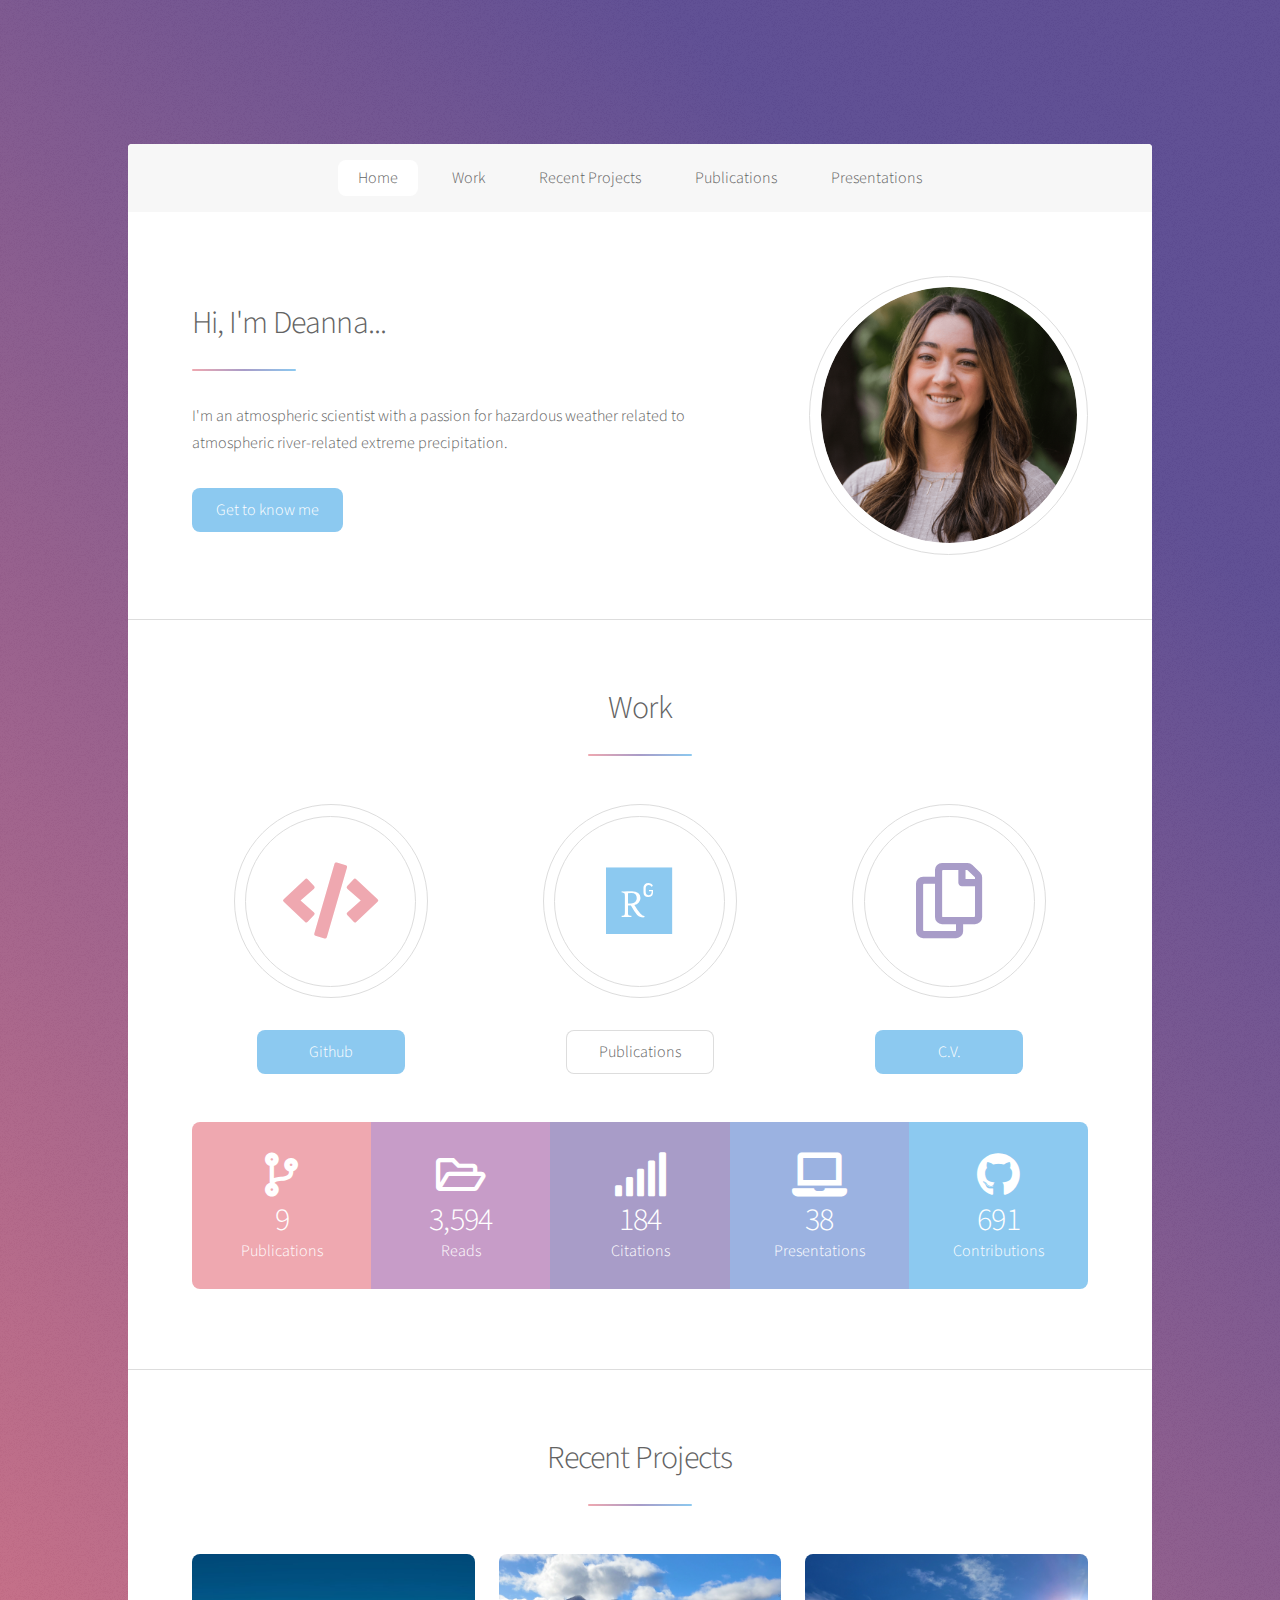
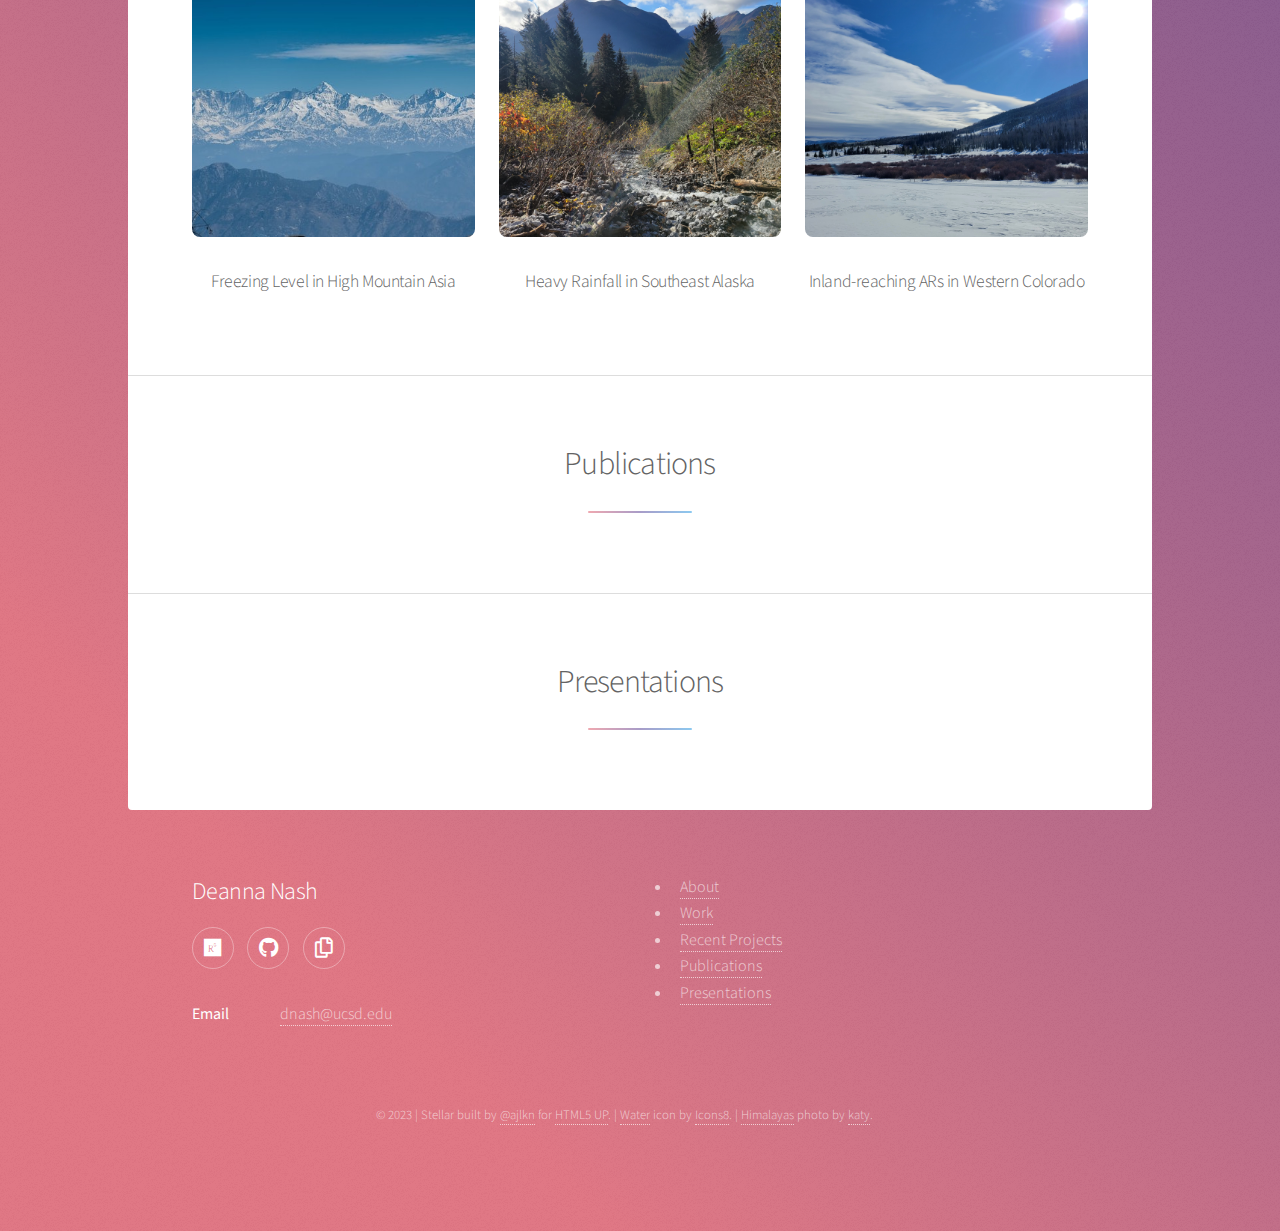
<file: index.html>
<!DOCTYPE HTML>
<!--
	Stellar by HTML5 UP
	html5up.net | @ajlkn
	Free for personal and commercial use under the CCA 3.0 license (html5up.net/license)
-->
<html>
	<head>
		<title>Deanna Nash</title>
		<link type="image/png" sizes="16x16" rel="icon" href="images/icons8-water-ios-16-16.png">
		<meta charset="utf-8" />
		<meta name="viewport" content="width=device-width, initial-scale=1, user-scalable=no" />
		<link rel="stylesheet" href="assets/css/main.css" />
		<noscript><link rel="stylesheet" href="assets/css/noscript.css" /></noscript>
	</head>
	<body class="is-preload">

		<!-- Wrapper -->
			<div id="wrapper">

				<!-- Header -->
					<header id="header" class="alt">
					</header>

				<!-- Nav -->
					<nav id="nav">
						<ul>
							<li><a href="#intro" class="active">Home</a></li>
							<li><a href="#first">Work</a></li>
							<li><a href="#recent">Recent Projects</a></li>
							<li><a href="#publications">Publications</a></li>
							<li><a href="#presentations">Presentations</a></li>
						</ul>
					</nav>

				<!-- Main -->
					<div id="main">

						<!-- Introduction -->
							<section id="intro" class="main">
								<div class="spotlight">
									<div class="content">
										<header class="major">
											<h2>Hi, I'm Deanna...</h2>
										</header>
										<p>I'm an atmospheric scientist with a passion for hazardous weather related to atmospheric river-related extreme precipitation.</p>
										<ul class="actions">
											<li><a href="about.html" class="button primary">Get to know me</a></li>
										</ul>
									</div>
									<span class="image"><img src="images/headshot.png" alt="" /></span>
								</div>
							</section>

						<!-- First Section -->
							<section id="first" class="main special">
								<header class="major">
									<h2>Work</h2>
								</header>
								<ul class="features">
									<li>
										<span class="icon solid major style1 fa-code"></span>
										<a href="https://github.com/dlnash" class="button primary">Github</a>
									</li>
									<li>
										<span class="icon brands major style5 fa-researchgate"></span>
										<a href="https://www.researchgate.net/profile/Deanna_Nash" class="button">Publications</a>
									</li>
									<li>
										<span class="icon major style3 fa-copy"></span>
										<a href="assets/Nash_CV.pdf" class="button primary">C.V.</a>
									</li>
								</ul>

								<ul class="statistics">
									<li class="style1">
										<span class="icon solid fa-code-branch"></span>
										<strong>9</strong> Publications
									</li>
									<li class="style2">
										<span class="icon fa-folder-open"></span>
										<strong>3,594</strong> Reads
									</li>
									<li class="style3">
										<span class="icon solid fa-signal"></span>
										<strong>184</strong> Citations
									</li>
									<li class="style4">
										<span class="icon solid fa-laptop"></span>
										<strong>38</strong> Presentations
									</li>
									<li class="style5">
										<span class="icon brands fa-github"></span>
										<strong>691</strong> Contributions
									</li>
								</ul>

								<footer class="major">
								</footer>
							</section>

							<!-- Recent Projects  -->
								<section id="recent" class="main special">
									<header class="major">
										<h2>Recent Projects</h2>
									</header>
									<div class="box alt">
										<div class="row gtr-uniform">
											<div class="col-4">
												<span class="image fit">
													<a href="http://dx.doi.org/10.1007/s00382-023-06929-x">
												 <img src="images/himalayas.jpeg" alt="Influence of the freezing level on atmospheric rivers in High Mountain Asia"/>
												 </a>
											 </span>
		 									<h4>Freezing Level in High Mountain Asia</h4>
											 </div>
											 <div class="col-4">
 												<span class="image fit">
 													<a href="alaska_project.html">
 												 <img src="images/SEAK.jpeg" alt="Atmospheric Rivers in Southeast Alaska: Meteorological Conditions Associated with Extreme Precipitation"/>
 												 </a>
 											 </span>
 		 									<h4>Heavy Rainfall in Southeast Alaska</h4>
 											 </div>
											 <div class="col-4">
 												<span class="image fit">
 													<a href="colorado-project.html">
 												 <img src="images/CO.jpeg" alt="Atmospheric Rivers in Western Colorado"/>
 												 </a>
 											 </span>
 		 									<h4>Inland-reaching ARs in Western Colorado</h4>
 											 </div>
										</div>
									</div>

									<footer class="major">
									</footer>
								</section>

						<!-- Publications -->
							<section id="publications" class="main special">
								<header class="major">
									<h2>Publications</h2>
								</header>
								<div class="col-4">
									<span class="image fit">
										<script src="https://bibbase.org/show?bib=https%3A%2F%2Fdlnash.github.io%2Fpubs.bib&jsonp=1&theme=dividers"></script>
									</span>
								</div>

								<footer class="major">
								</footer>
							</section>

							<!-- Presentations -->
								<section id="presentations" class="main special">
									<header class="major">
										<h2>Presentations</h2>
									</header>

									<script src="https://bibbase.org/show?bib=https%3A%2F%2Fdlnash.github.io%2Fpres.bib&jsonp=1&theme=dividers"></script>

									<footer class="major">
									</footer>
								</section>

					</div>

				<!-- Footer -->
					<footer id="footer">
						<section>
							<h2>Deanna Nash</h2>
							<ul class="icons">
								<li><a href="https://www.researchgate.net/profile/Deanna_Nash" class="icon brands fa-researchgate alt"><span class="label">Research Gate</span></a></li>
								<li><a href="https://github.com/dlnash" class="icon brands fa-github alt"><span class="label">GitHub</span></a></li>
								<li><a href="assets/Nash_CV.pdf" class="icon style3 fa-copy alt"><span class="label">CV</span></a></li>
							</ul>
							<dl class="alt">
								<dt>Email</dt>
								<dd><a href="#">dnash@ucsd.edu</a></dd>
							</dl>
						</section>
						<section>
							<ul>
								<li><a href="about.html" class="active">About</a></li>
								<li><a href="#first">Work</a></li>
								<li><a href="#recent">Recent Projects</a></li>
								<li><a href="#publications">Publications</a></li>
								<li><a href="#presentations">Presentations</a></li>
							</ul>

						</section>
						<p class="copyright">&copy; 2023 | Stellar built by <a href="https://twitter.com/ajlkn">@ajlkn</a> for <a href="https://html5up.net">HTML5 UP</a>.   |
								<a href="https://icons8.com/icon/KJDHaOA3lVcG/water-element">Water</a> icon by <a href="https://icons8.com">Icons8</a>.   |
								<a href="https://unsplash.com/photos/bqT4SFaOsNc">Himalayas</a> photo by <a href="https://unsplash.com/@curatedbykationn?utm_source=unsplash&utm_medium=referral&utm_content=creditCopyText">katy</a>.
						</p>


					</footer>

			</div>

		<!-- Scripts -->
			<script src="assets/js/jquery.min.js"></script>
			<script src="assets/js/jquery.scrollex.min.js"></script>
			<script src="assets/js/jquery.scrolly.min.js"></script>
			<script src="assets/js/browser.min.js"></script>
			<script src="assets/js/breakpoints.min.js"></script>
			<script src="assets/js/util.js"></script>
			<script src="assets/js/main.js"></script>

	</body>
</html>
</file>
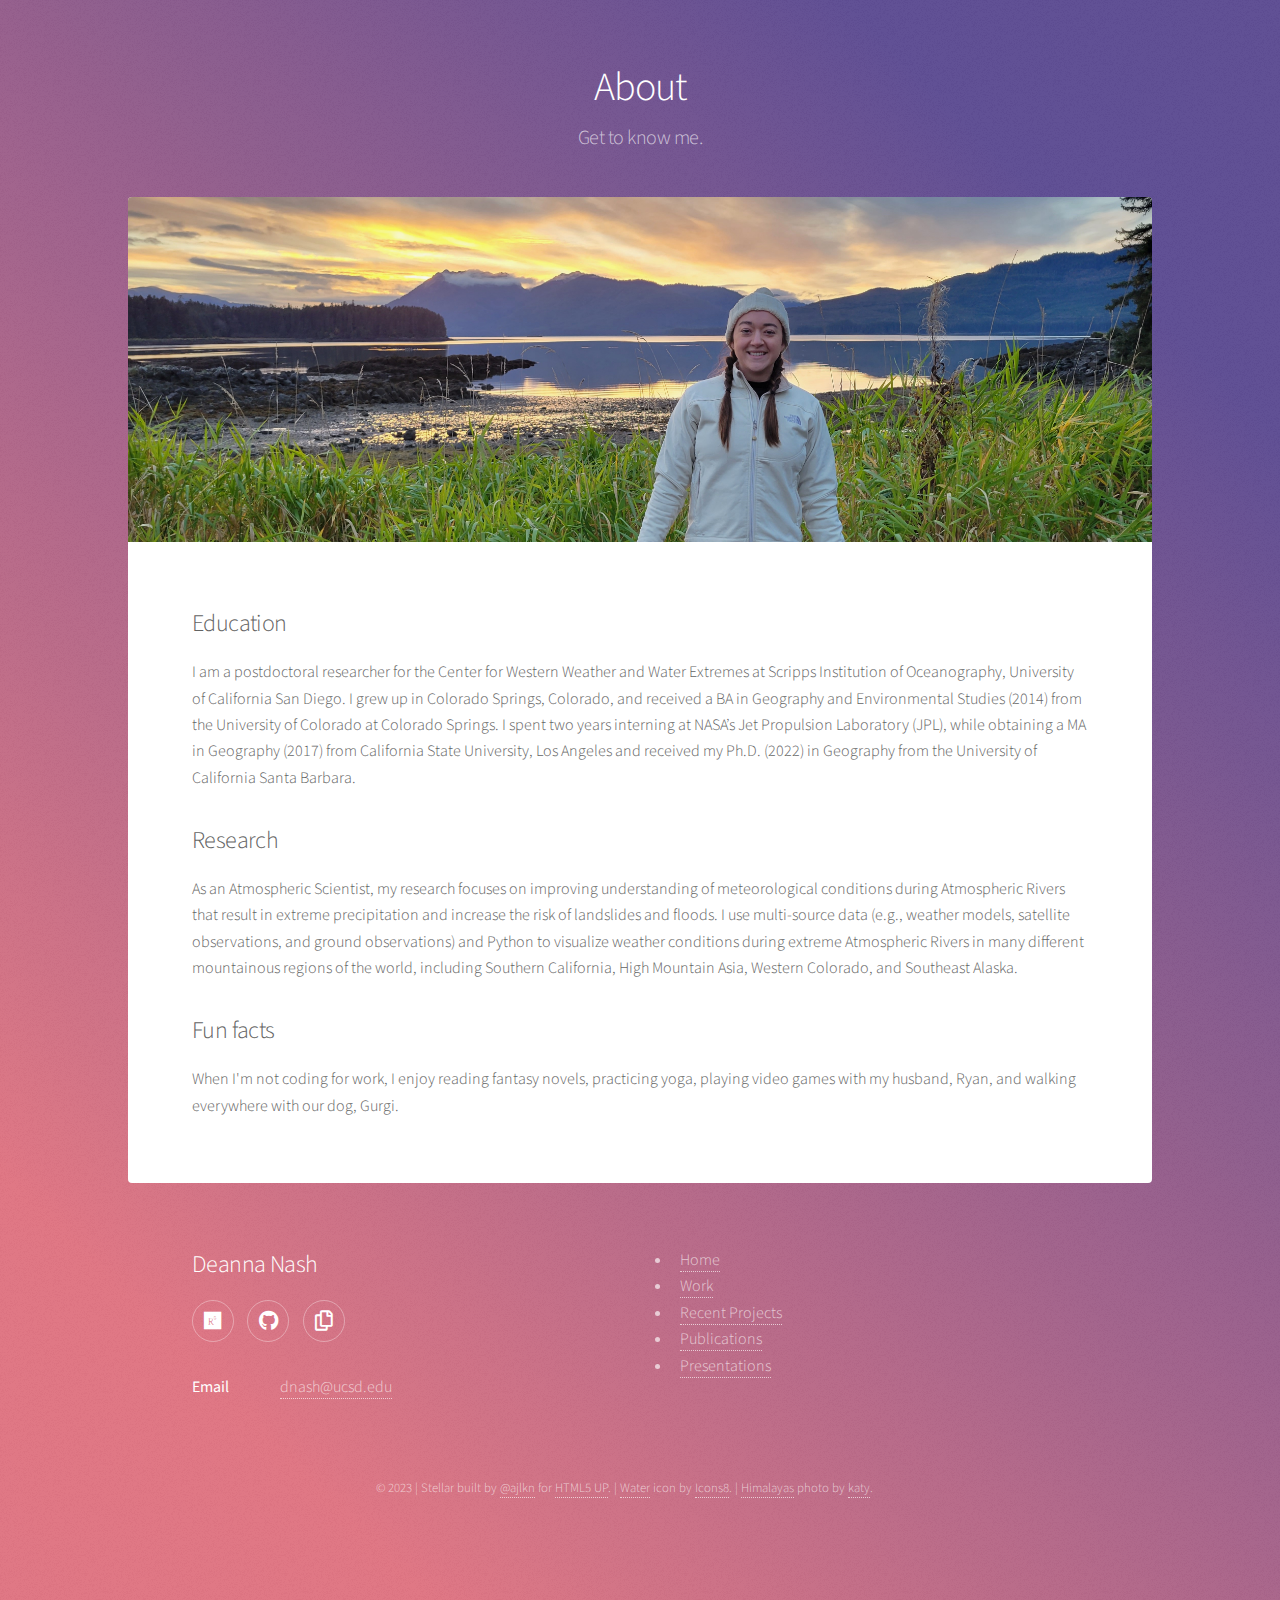
<file: about.html>
<!DOCTYPE HTML>
<!--
	Stellar by HTML5 UP
	html5up.net | @ajlkn
	Free for personal and commercial use under the CCA 3.0 license (html5up.net/license)
-->
<html>
	<head>
		<title>About | Deanna Nash</title>
		<link type="image/png" sizes="16x16" rel="icon" href="images/icons8-water-ios-16-16.png">
		<meta charset="utf-8" />
		<meta name="viewport" content="width=device-width, initial-scale=1, user-scalable=no" />
		<link rel="stylesheet" href="assets/css/main.css" />
		<noscript><link rel="stylesheet" href="assets/css/noscript.css" /></noscript>
	</head>
	<body class="is-preload">

		<!-- Wrapper -->
			<div id="wrapper">

				<!-- Header -->
					<header id="header">
						<h1>About</h1>
						<p>Get to know me.</p>
					</header>

				<!-- Main -->
					<div id="main">

						<!-- Content -->
							<section id="content" class="main">
								<span class="image main"><img src="images/about_banner.jpeg" alt="" /></span>
								<h2>Education</h2>
								<p>I am a postdoctoral researcher for the Center for Western Weather and Water Extremes at Scripps Institution of Oceanography, University of California San Diego. I grew up in Colorado Springs, Colorado, and received a BA in Geography and Environmental Studies (2014) from the University of Colorado at Colorado Springs. I spent two years interning at NASA’s Jet Propulsion Laboratory (JPL), while obtaining a MA in Geography (2017) from California State University, Los Angeles and received my Ph.D. (2022) in Geography from the University of California Santa Barbara.</p>
								<h2>Research</h2>
								<p>As an Atmospheric Scientist, my research focuses on improving understanding of meteorological conditions during Atmospheric Rivers that result in extreme precipitation and increase the risk of landslides and floods. I use multi-source data (e.g., weather models, satellite observations, and ground observations) and Python to visualize weather conditions during extreme Atmospheric Rivers in many different mountainous regions of the world, including Southern California, High Mountain Asia, Western Colorado, and Southeast Alaska. </p>
								<h2>Fun facts</h2>
								<p>When I'm not coding for work, I enjoy reading fantasy novels, practicing yoga, playing video games with my husband, Ryan, and walking everywhere with our dog, Gurgi.</p>
							</section>

					</div>

					<!-- Footer -->
						<footer id="footer">
							<section>
								<h2>Deanna Nash</h2>
								<ul class="icons">
									<li><a href="https://www.researchgate.net/profile/Deanna_Nash" class="icon brands fa-researchgate alt"><span class="label">Research Gate</span></a></li>
									<li><a href="https://github.com/dlnash" class="icon brands fa-github alt"><span class="label">GitHub</span></a></li>
									<li><a href="assets/Nash_CV.pdf" class="icon style3 fa-copy alt"><span class="label">CV</span></a></li>
								</ul>
								<dl class="alt">
									<dt>Email</dt>
									<dd><a href="#">dnash@ucsd.edu</a></dd>
								</dl>
							</section>
							<section>
								<ul>
									<li><a href="index.html#intro" class="active">Home</a></li>
									<li><a href="index.html#first">Work</a></li>
									<li><a href="index.html#recent">Recent Projects</a></li>
									<li><a href="index.html#publications">Publications</a></li>
									<li><a href="index.html#presentations">Presentations</a></li>
								</ul>

							</section>
							<p class="copyright">&copy; 2023 | Stellar built by <a href="https://twitter.com/ajlkn">@ajlkn</a> for <a href="https://html5up.net">HTML5 UP</a>.   |
									<a href="https://icons8.com/icon/KJDHaOA3lVcG/water-element">Water</a> icon by <a href="https://icons8.com">Icons8</a>.   |
									<a href="https://unsplash.com/photos/bqT4SFaOsNc">Himalayas</a> photo by <a href="https://unsplash.com/@curatedbykationn?utm_source=unsplash&utm_medium=referral&utm_content=creditCopyText">katy</a>.
							</p>
								</footer>

			</div>

		<!-- Scripts -->
			<script src="assets/js/jquery.min.js"></script>
			<script src="assets/js/jquery.scrollex.min.js"></script>
			<script src="assets/js/jquery.scrolly.min.js"></script>
			<script src="assets/js/browser.min.js"></script>
			<script src="assets/js/breakpoints.min.js"></script>
			<script src="assets/js/util.js"></script>
			<script src="assets/js/main.js"></script>

	</body>
</html>
</file>
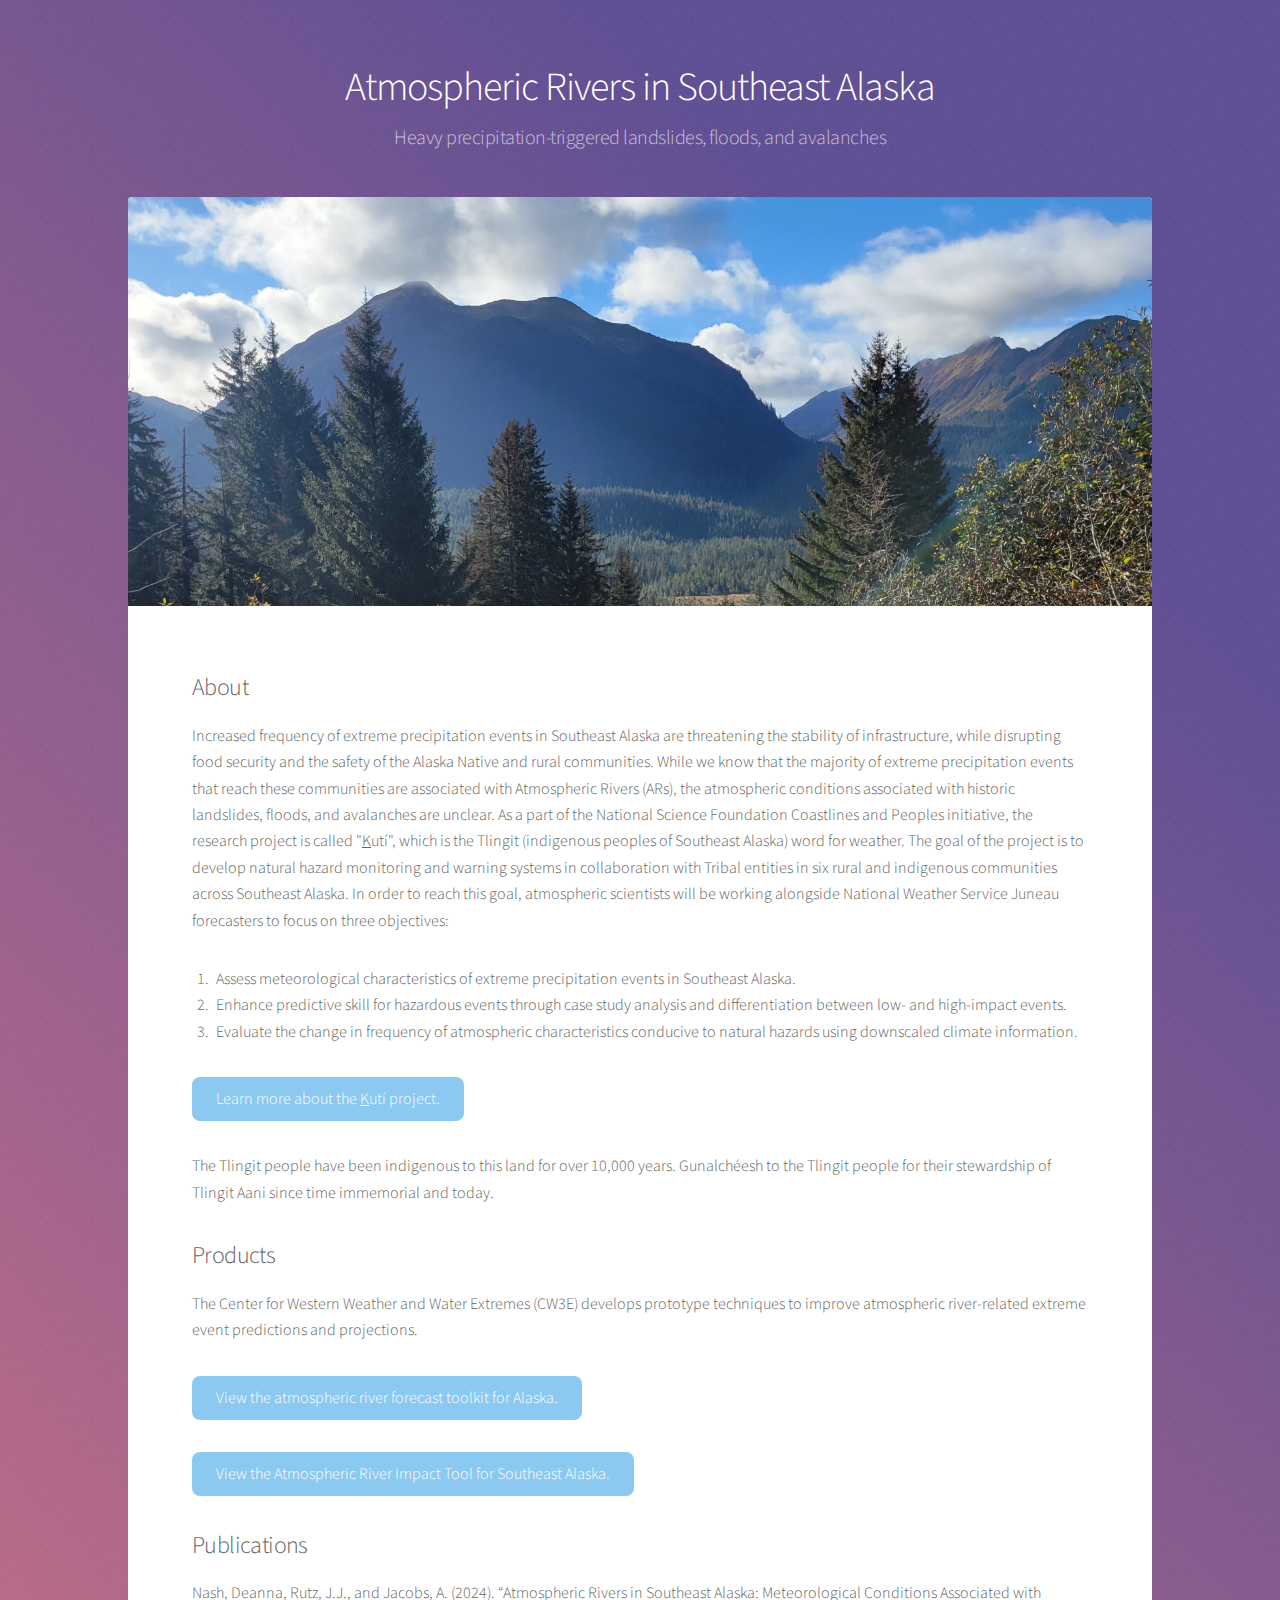
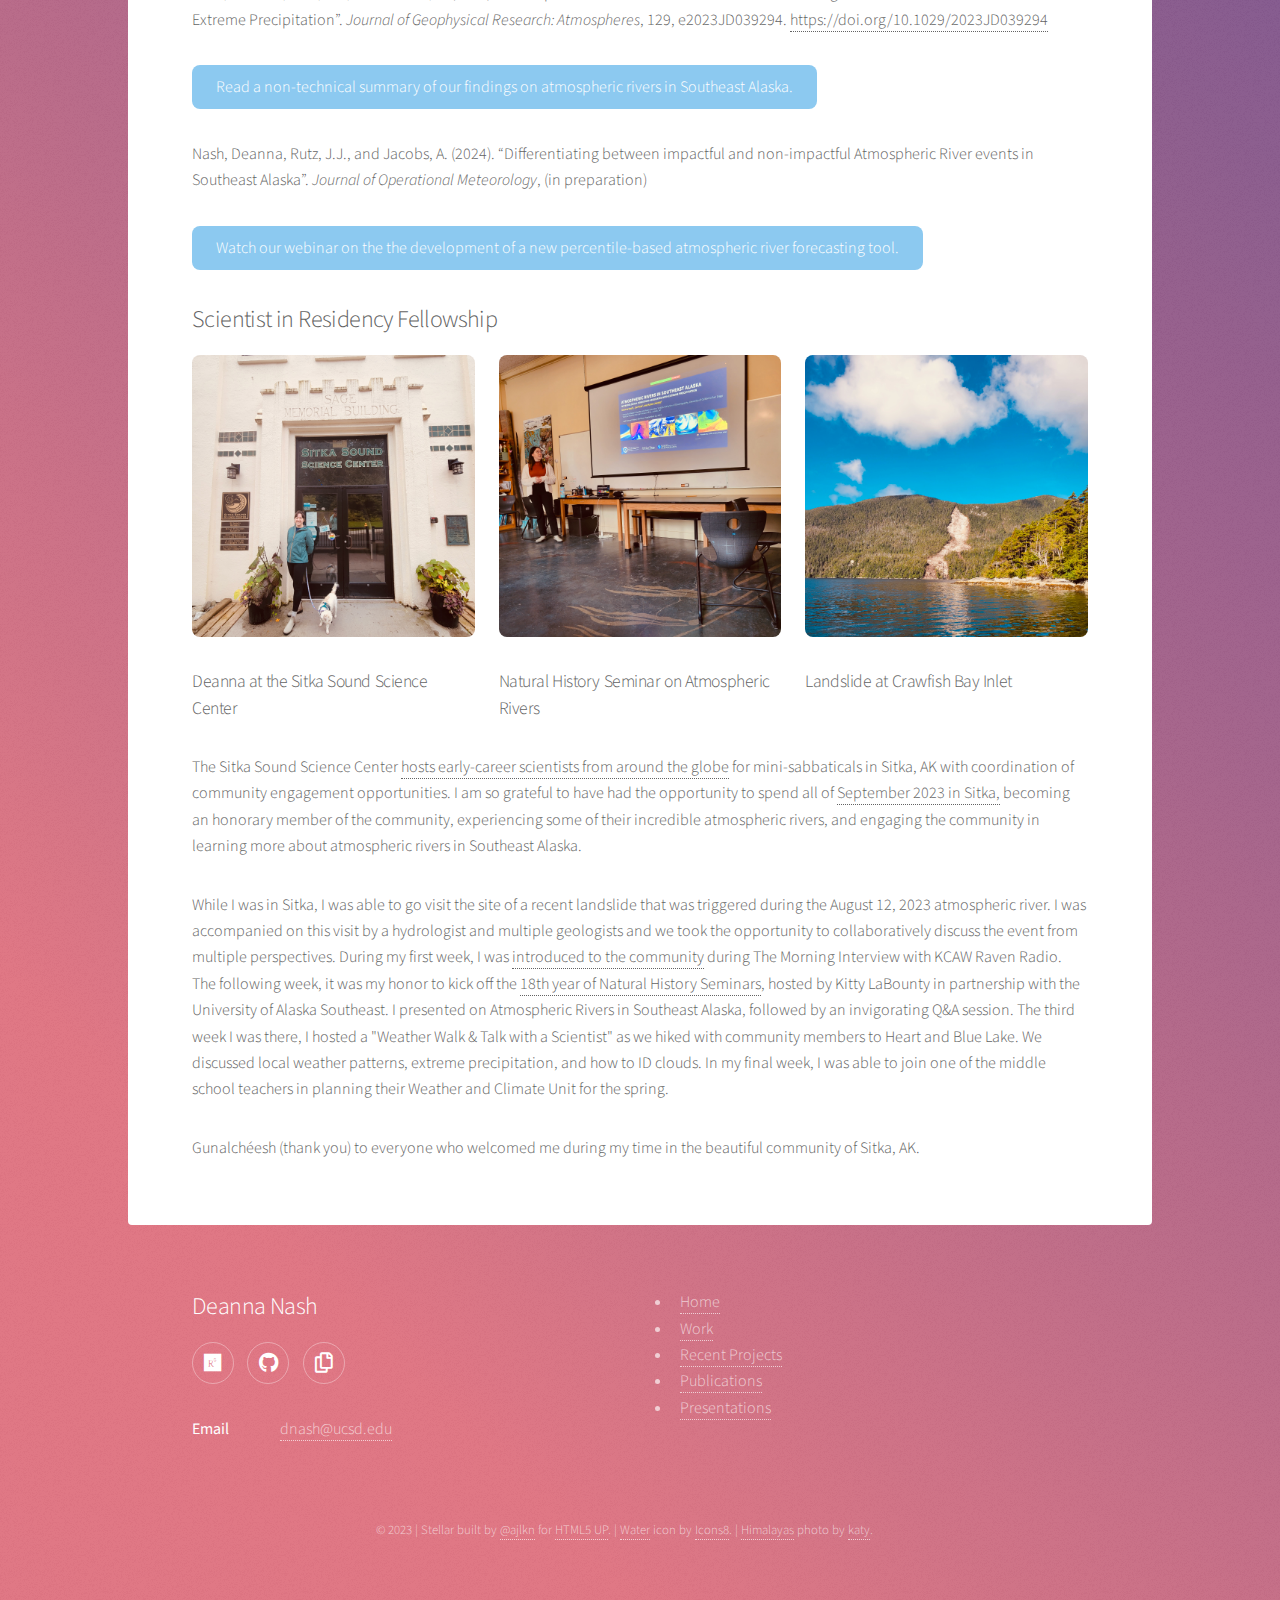
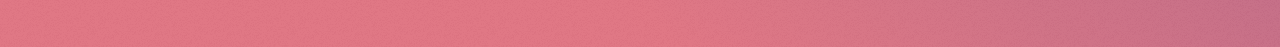
<file: alaska_project.html>
<!DOCTYPE HTML>
<!--
	Stellar by HTML5 UP
	html5up.net | @ajlkn
	Free for personal and commercial use under the CCA 3.0 license (html5up.net/license)
-->
<html>
	<head>
		<title>Atmospheric Rivers in Southeast Alaska</title>
		<link type="image/png" sizes="16x16" rel="icon" href="images/icons8-water-ios-16-16.png">
		<meta charset="utf-8" />
		<meta name="viewport" content="width=device-width, initial-scale=1, user-scalable=no" />
		<link rel="stylesheet" href="assets/css/main.css" />
		<noscript><link rel="stylesheet" href="assets/css/noscript.css" /></noscript>
	</head>
	<body class="is-preload">

		<!-- Wrapper -->
			<div id="wrapper">

				<!-- Header -->
					<header id="header">
						<h1>Atmospheric Rivers in Southeast Alaska</h1>
						<p>Heavy precipitation-triggered landslides, floods, and avalanches</p>
					</header>

				<!-- Main -->
					<div id="main">

						<!-- Content -->
							<section id="content" class="main">
								<span class="image main"><img src="images/SEAK_banner.jpeg" alt="" /></span>
								<h2>About</h2>
								<p> Increased frequency of extreme precipitation events in Southeast Alaska are threatening the stability of infrastructure, while disrupting food security and the safety of the Alaska Native and rural communities. While we know that the majority of extreme precipitation events that reach these communities are associated with Atmospheric Rivers (ARs), the atmospheric conditions associated with historic landslides, floods, and avalanches are unclear. As a part of the National Science Foundation Coastlines and Peoples initiative, the research project is called "<u>K</u>utí", which is the Tlingit (indigenous peoples of Southeast Alaska) word for weather. The goal of the project is to develop natural hazard monitoring and warning systems in collaboration with Tribal entities in six rural and indigenous communities across Southeast Alaska. In order to reach this goal, atmospheric scientists will be working alongside National Weather Service Juneau forecasters to focus on three objectives:

									<ol>
										<li>Assess meteorological characteristics of extreme precipitation events in Southeast Alaska.</li>
										<li>Enhance predictive skill for hazardous events through case study analysis and differentiation between low- and high-impact events.</li>
										<li>Evaluate the change in frequency of atmospheric characteristics conducive to natural hazards using downscaled climate information.</li>
									</ol>

									<ul class="actions">
										<li><a href="https://sitkascience.org/research-projects/khuti-southest-alaska-regional-landslide-research/" class="button primary">Learn more about the <u>K</u>utí project.</a></li>
									</ul>

								<p>The Tlingit people have been indigenous to this land for over 10,000 years. Gunalchéesh to the Tlingit people for their stewardship of Tlingit Aani since time immemorial and today.</p>

								<h2>Products</h2>
								<p>The Center for Western Weather and Water Extremes (CW3E) develops prototype techniques to improve atmospheric river-related extreme event predictions and projections.</p>
								<ul class="actions">
									<li><a href="https://cw3e.ucsd.edu/alaska/" class="button primary">View the atmospheric river forecast toolkit for Alaska. </a></li>
								</ul>
								<ul class="actions">
									<li><a href="https://cw3e.ucsd.edu/Projects/MClimate/mclimate_beta_NPAC.html" class="button primary">View the Atmospheric River Impact Tool for Southeast Alaska. </a></li>
								</ul>


								<h2>Publications</h2>

								<p>Nash, Deanna, Rutz, J.J., and Jacobs, A. (2024). “Atmospheric Rivers in Southeast Alaska: Meteorological Conditions Associated with Extreme Precipitation”. <em>Journal of Geophysical Research: Atmospheres</em>, 129, e2023JD039294. <a href="https://doi.org/10.1029/2023JD039294">https://doi.org/10.1029/2023JD039294 </a></p>
								<ul class="actions">
									<li><a href="https://github.com/dlnash/SEAK_climatology/blob/main/non-technical_summary_of_results.pdf" class="button primary">Read a non-technical summary of our findings on atmospheric rivers in Southeast Alaska.</a></li>
								</ul>

								<p>Nash, Deanna, Rutz, J.J., and Jacobs, A. (2024). “Differentiating between impactful and non-impactful Atmospheric River events in Southeast Alaska”. <em>Journal of Operational Meteorology</em>, (in preparation)</p>
								<ul class="actions">
									<li><a href="https://uaf-accap.org/event/vaws-vaws_atmospheric-river_2024/" class="button primary">Watch our webinar on the the development of a new percentile-based atmospheric river forecasting tool. </a></li>
								</ul>

								<h2>Scientist in Residency Fellowship</h2>
								<div class="box alt">
									<div class="row gtr-uniform">
										<div class="col-4">
											<span class="image fit">
												<a href="https://sitkascience.org/people/dr-deanna-nash/">
											 <img src="images/SIRF.jpeg" alt="Deanna at the Sitka Sound Science Center"/>
											 </a>
										 </span>
										<h4>Deanna at the Sitka Sound Science Center</h4>
										 </div>
										 <div class="col-4">
											<span class="image fit">
												<a href="https://www.sitkanature.org/sitka-natural-history-seminar-series/">
											 <img src="images/SIRF2.jpeg" alt="Natural History Seminar on Atmospheric Rivers"/>
											 </a>
										 </span>
										<h4>Natural History Seminar on Atmospheric Rivers</h4>
										 </div>
										 <div class="col-4">
											<span class="image fit">
												<a href="https://sitkascience.org/atmospheric-river-event/">
											 <img src="images/SIRF3.jpeg" alt="Landslide at Crawfish Bay Inlet"/>
											 </a>
										 </span>
										<h4>Landslide at Crawfish Bay Inlet</h4>
										 </div>
									</div>
								</div>

								<p>The Sitka Sound Science Center <a href="https://sitkascience.org/research/scientist-in-residency-fellowships/">hosts early-career scientists from around the globe</a> for mini-sabbaticals in Sitka, AK with coordination of community engagement opportunities. I am so grateful to have had the opportunity to spend all of <a href="https://sitkascience.org/welcome-new-scientist-in-residency-fellow-deanna-nash/">September 2023 in Sitka,</a> becoming an honorary member of the community, experiencing some of their incredible atmospheric rivers, and engaging the community in learning more about atmospheric rivers in Southeast Alaska.</p>

								<p>While I was in Sitka, I was able to go visit the site of a recent landslide that was triggered during the August 12, 2023 atmospheric river. I was accompanied on this visit by a hydrologist and multiple geologists and we took the opportunity to collaboratively discuss the event from multiple perspectives. During my first week, I was <a href="https://www.kcaw.org/2023/09/09/science-center-welcomes-new-residency-fellow/">introduced to the community</a> during The Morning Interview with KCAW Raven Radio. The following week, it was my honor to kick off the <a href="https://www.sitkanature.org/sitka-natural-history-seminar-series/">18th year of Natural History Seminars</a>, hosted by Kitty LaBounty in partnership with the University of Alaska Southeast. I presented on Atmospheric Rivers in Southeast Alaska, followed by an invigorating Q&A session. The third week I was there, I hosted a "Weather Walk & Talk with a Scientist" as we hiked with community members to Heart and Blue Lake. We discussed local weather patterns, extreme precipitation, and how to ID clouds. In my final week, I was able to join one of the middle school teachers in  planning their Weather and Climate Unit for the spring.</p>
								<p>Gunalchéesh (thank you) to everyone who welcomed me during my time in the beautiful community of Sitka, AK.</p>

							</section>

					</div>

					<!-- Footer -->
						<footer id="footer">
							<section>
								<h2>Deanna Nash</h2>
								<ul class="icons">
									<li><a href="https://www.researchgate.net/profile/Deanna_Nash" class="icon brands fa-researchgate alt"><span class="label">Research Gate</span></a></li>
									<li><a href="https://github.com/dlnash" class="icon brands fa-github alt"><span class="label">GitHub</span></a></li>
									<li><a href="assets/Nash_CV.pdf" class="icon style3 fa-copy alt"><span class="label">CV</span></a></li>
								</ul>
								<dl class="alt">
									<dt>Email</dt>
									<dd><a href="#">dnash@ucsd.edu</a></dd>
								</dl>
							</section>
							<section>
								<ul>
									<li><a href="index.html#intro" class="active">Home</a></li>
									<li><a href="index.html#first">Work</a></li>
									<li><a href="index.html#recent">Recent Projects</a></li>
									<li><a href="index.html#publications">Publications</a></li>
									<li><a href="index.html#presentations">Presentations</a></li>
								</ul>

							</section>
							<p class="copyright">&copy; 2023 | Stellar built by <a href="https://twitter.com/ajlkn">@ajlkn</a> for <a href="https://html5up.net">HTML5 UP</a>.   |
									<a href="https://icons8.com/icon/KJDHaOA3lVcG/water-element">Water</a> icon by <a href="https://icons8.com">Icons8</a>.   |
									<a href="https://unsplash.com/photos/bqT4SFaOsNc">Himalayas</a> photo by <a href="https://unsplash.com/@curatedbykationn?utm_source=unsplash&utm_medium=referral&utm_content=creditCopyText">katy</a>.
							</p>
						</footer>

			</div>

		<!-- Scripts -->
			<script src="assets/js/jquery.min.js"></script>
			<script src="assets/js/jquery.scrollex.min.js"></script>
			<script src="assets/js/jquery.scrolly.min.js"></script>
			<script src="assets/js/browser.min.js"></script>
			<script src="assets/js/breakpoints.min.js"></script>
			<script src="assets/js/util.js"></script>
			<script src="assets/js/main.js"></script>

	</body>
</html>
</file>
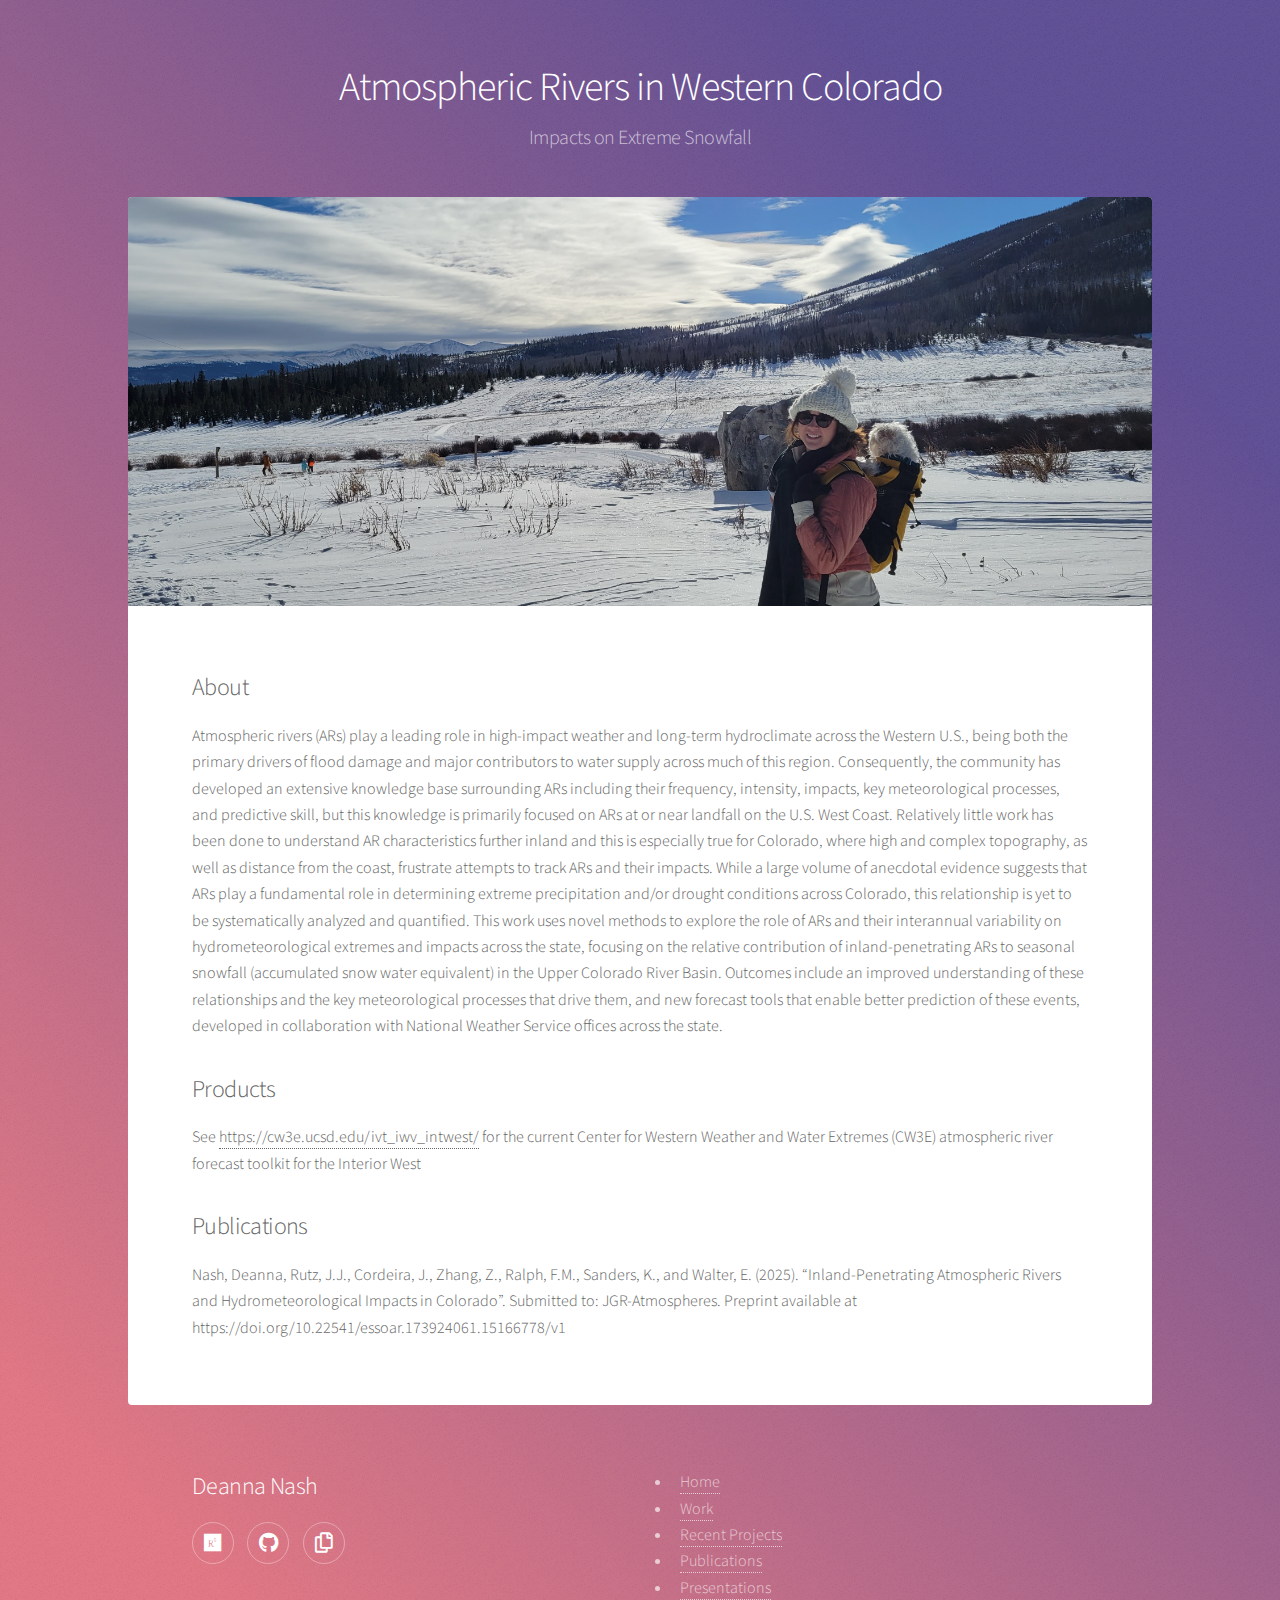
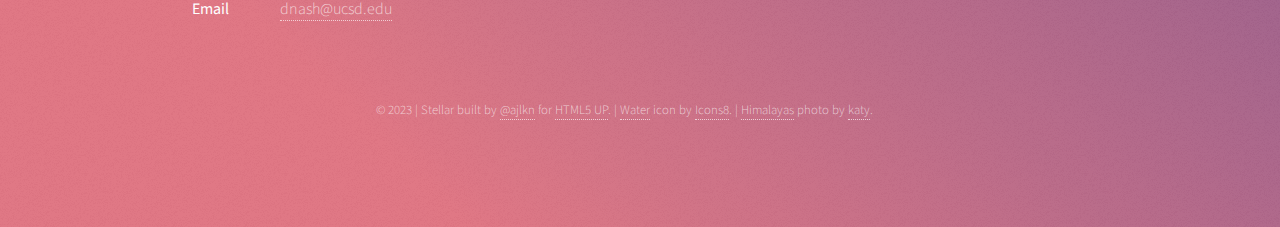
<file: colorado-project.html>
<!DOCTYPE HTML>
<!--
	Stellar by HTML5 UP
	html5up.net | @ajlkn
	Free for personal and commercial use under the CCA 3.0 license (html5up.net/license)
-->
<html>
	<head>
		<title>Atmospheric Rivers in Western Colorado</title>
		<link type="image/png" sizes="16x16" rel="icon" href="images/icons8-water-ios-16-16.png">
		<meta charset="utf-8" />
		<meta name="viewport" content="width=device-width, initial-scale=1, user-scalable=no" />
		<link rel="stylesheet" href="assets/css/main.css" />
		<noscript><link rel="stylesheet" href="assets/css/noscript.css" /></noscript>
	</head>
	<body class="is-preload">

		<!-- Wrapper -->
			<div id="wrapper">

				<!-- Header -->
					<header id="header">
						<h1>Atmospheric Rivers in Western Colorado</h1>
						<p>Impacts on Extreme Snowfall</p>
					</header>

				<!-- Main -->
					<div id="main">

						<!-- Content -->
							<section id="content" class="main">
								<span class="image main"><img src="images/CO_banner.jpeg" alt="" /></span>
								<h2>About</h2>
								<p>Atmospheric rivers (ARs) play a leading role in high-impact weather and long-term hydroclimate across the Western U.S., being both the primary drivers of flood damage and major contributors to water supply across much of this region. Consequently, the community has developed an extensive knowledge base surrounding ARs including their frequency, intensity, impacts, key meteorological processes, and predictive skill, but this knowledge is primarily focused on ARs at or near landfall on the U.S. West Coast. Relatively little work has been done to understand AR characteristics further inland and this is especially true for Colorado, where high and complex topography, as well as distance from the coast, frustrate attempts to track ARs and their impacts. While a large volume of anecdotal evidence suggests that ARs play a fundamental role in determining extreme precipitation and/or drought conditions across Colorado, this relationship is yet to be systematically analyzed and quantified. This work uses novel methods to explore the role of ARs and their interannual variability on hydrometeorological extremes and impacts across the state, focusing on the relative contribution of inland-penetrating ARs to seasonal snowfall (accumulated snow water equivalent) in the Upper Colorado River Basin. Outcomes include an improved understanding of these relationships and the key meteorological processes that drive them, and new forecast tools that enable better prediction of these events, developed in collaboration with National Weather Service offices across the state. </p>
								<h2>Products</h2>
								<p>See <a href="https://cw3e.ucsd.edu/ivt_iwv_intwest/">https://cw3e.ucsd.edu/ivt_iwv_intwest/</a> for the current Center for Western Weather and Water Extremes (CW3E) atmospheric river forecast toolkit for the Interior West</p>
								<h2>Publications</h2>

								<p>Nash, Deanna, Rutz, J.J., Cordeira, J., Zhang, Z., Ralph, F.M., Sanders, K., and Walter, E. (2025). “Inland-Penetrating Atmospheric Rivers and Hydrometeorological Impacts in Colorado”. Submitted to: JGR-Atmospheres. Preprint available at https://doi.org/10.22541/essoar.173924061.15166778/v1</p>

							</section>

					</div>

					<!-- Footer -->
						<footer id="footer">
							<section>
								<h2>Deanna Nash</h2>
								<ul class="icons">
									<li><a href="https://www.researchgate.net/profile/Deanna_Nash" class="icon brands fa-researchgate alt"><span class="label">Research Gate</span></a></li>
									<li><a href="https://github.com/dlnash" class="icon brands fa-github alt"><span class="label">GitHub</span></a></li>
									<li><a href="assets/Nash_CV.pdf" class="icon style3 fa-copy alt"><span class="label">CV</span></a></li>
								</ul>
								<dl class="alt">
									<dt>Email</dt>
									<dd><a href="#">dnash@ucsd.edu</a></dd>
								</dl>
							</section>
							<section>
								<ul>
									<li><a href="index.html#intro" class="active">Home</a></li>
									<li><a href="index.html#first">Work</a></li>
									<li><a href="index.html#recent">Recent Projects</a></li>
									<li><a href="index.html#publications">Publications</a></li>
									<li><a href="index.html#presentations">Presentations</a></li>
								</ul>

							</section>
							<p class="copyright">&copy; 2023 | Stellar built by <a href="https://twitter.com/ajlkn">@ajlkn</a> for <a href="https://html5up.net">HTML5 UP</a>.   |
									<a href="https://icons8.com/icon/KJDHaOA3lVcG/water-element">Water</a> icon by <a href="https://icons8.com">Icons8</a>.   |
									<a href="https://unsplash.com/photos/bqT4SFaOsNc">Himalayas</a> photo by <a href="https://unsplash.com/@curatedbykationn?utm_source=unsplash&utm_medium=referral&utm_content=creditCopyText">katy</a>.
							</p>
						</footer>

			</div>

		<!-- Scripts -->
			<script src="assets/js/jquery.min.js"></script>
			<script src="assets/js/jquery.scrollex.min.js"></script>
			<script src="assets/js/jquery.scrolly.min.js"></script>
			<script src="assets/js/browser.min.js"></script>
			<script src="assets/js/breakpoints.min.js"></script>
			<script src="assets/js/util.js"></script>
			<script src="assets/js/main.js"></script>

	</body>
</html>
</file>
<file: assets/css/noscript.css>
/*
	Stellar by HTML5 UP
	html5up.net | @ajlkn
	Free for personal and commercial use under the CCA 3.0 license (html5up.net/license)
*/

/* Header */

	body.is-preload #header.alt > * {
		opacity: 1;
	}

	body.is-preload #header.alt .logo {
		-moz-transform: none;
		-webkit-transform: none;
		-ms-transform: none;
		transform: none;
	}
</file>
<file: assets/css/main.css>
@import url(fontawesome-all.min.css);
@import 'https://fonts.googleapis.com/css?family=Source+Sans+Pro:300,400';

/*
	Stellar by HTML5 UP
	html5up.net | @ajlkn
	Free for personal and commercial use under the CCA 3.0 license (html5up.net/license)
*/

html, body, div, span, applet, object,
iframe, h1, h2, h3, h4, h5, h6, p, blockquote,
pre, a, abbr, acronym, address, big, cite,
code, del, dfn, em, img, ins, kbd, q, s, samp,
small, strike, strong, sub, sup, tt, var, b,
u, i, center, dl, dt, dd, ol, ul, li, fieldset,
form, label, legend, table, caption, tbody,
tfoot, thead, tr, th, td, article, aside,
canvas, details, embed, figure, figcaption,
footer, header, hgroup, menu, nav, output, ruby,
section, summary, time, mark, audio, video {
	margin: 0;
	padding: 0;
	border: 0;
	font-size: 100%;
	font: inherit;
	vertical-align: baseline;}

article, aside, details, figcaption, figure,
footer, header, hgroup, menu, nav, section {
	display: block;}

body {
	line-height: 1;
}

ol, ul {
	list-style: none;
	list-style-type: none;
}

blockquote, q {
	quotes: none;
}

	blockquote:before, blockquote:after, q:before, q:after {
		content: '';
		content: none;
	}

table {
	border-collapse: collapse;
	border-spacing: 0;
}

body {
	-webkit-text-size-adjust: none;
}

mark {
	background-color: transparent;
	color: inherit;
}

input::-moz-focus-inner {
	border: 0;
	padding: 0;
}

input, select, textarea {
	-moz-appearance: none;
	-webkit-appearance: none;
	-ms-appearance: none;
	appearance: none;
}

/* Basic */

	@-ms-viewport {
		width: device-width;
	}

	body {
		-ms-overflow-style: scrollbar;
	}

	@media screen and (max-width: 480px) {

		html, body {
			min-width: 320px;
		}

	}

	html {
		box-sizing: border-box;
	}

	*, *:before, *:after {
		box-sizing: inherit;
	}

	body {
		background-color: #935d8c;
		background-image: url("images/overlay.png"), -moz-linear-gradient(45deg, #e37682 15%, #5f4d93 85%);
		background-image: url("images/overlay.png"), -webkit-linear-gradient(45deg, #e37682 15%, #5f4d93 85%);
		background-image: url("images/overlay.png"), -ms-linear-gradient(45deg, #e37682 15%, #5f4d93 85%);
		background-image: url("images/overlay.png"), linear-gradient(45deg, #e37682 15%, #5f4d93 85%);
	}

		body.is-preload *, body.is-preload *:before, body.is-preload *:after {
			-moz-animation: none !important;
			-webkit-animation: none !important;
			-ms-animation: none !important;
			animation: none !important;
			-moz-transition: none !important;
			-webkit-transition: none !important;
			-ms-transition: none !important;
			transition: none !important;
		}

/* Type */

	body {
		background-color: #935d8c;
		color: rgba(255, 255, 255, 0.65);
	}

	body, input, select, textarea {
		font-family: "Source Sans Pro", Helvetica, sans-serif;
		font-size: 17pt;
		font-weight: 300;
		line-height: 1.65;
	}

		@media screen and (max-width: 1680px) {

			body, input, select, textarea {
				font-size: 14pt;
			}

		}

		@media screen and (max-width: 1280px) {

			body, input, select, textarea {
				font-size: 12pt;
			}

		}

		@media screen and (max-width: 360px) {

			body, input, select, textarea {
				font-size: 11pt;
			}

		}

	a {
		-moz-transition: color 0.2s ease, border-bottom 0.2s ease;
		-webkit-transition: color 0.2s ease, border-bottom 0.2s ease;
		-ms-transition: color 0.2s ease, border-bottom 0.2s ease;
		transition: color 0.2s ease, border-bottom 0.2s ease;
		text-decoration: none;
		border-bottom: dotted 1px;
		color: inherit;
	}

		a:hover {
			border-bottom-color: transparent;
		}

	strong, b {
		font-weight: 400;
	}

	em, i {
		font-style: italic;
	}

	p {
		margin: 0 0 2em 0;
	}

		p.content {
			-moz-columns: 20em 2;
			-webkit-columns: 20em 2;
			-ms-columns: 20em 2;
			columns: 20em 2;
			-moz-column-gap: 2em;
			-webkit-column-gap: 2em;
			-ms-column-gap: 2em;
			column-gap: 2em;
			text-align: justify;
		}

	h1, h2, h3, h4, h5, h6 {
		font-weight: 300;
		line-height: 1.5;
		margin: 0 0 0.7em 0;
		letter-spacing: -0.025em;
	}

		h1 a, h2 a, h3 a, h4 a, h5 a, h6 a {
			color: inherit;
			text-decoration: none;
		}

	h1 {
		font-size: 2.5em;
		line-height: 1.2;
	}

	h2 {
		font-size: 1.5em;
	}

	h3 {
		font-size: 1.25em;
	}

	h4 {
		font-size: 1.1em;
	}

	h5 {
		font-size: 0.9em;
	}

	h6 {
		font-size: 0.7em;
	}

	@media screen and (max-width: 736px) {

		h1 {
			font-size: 2em;
		}

	}

	sub {
		font-size: 0.8em;
		position: relative;
		top: 0.5em;
	}

	sup {
		font-size: 0.8em;
		position: relative;
		top: -0.5em;
	}

	blockquote {
		border-left: solid 4px;
		font-style: italic;
		margin: 0 0 2em 0;
		padding: 0.5em 0 0.5em 2em;
	}

	code {
		border-radius: 8px;
		border: solid 1px;
		font-family: "Courier New", monospace;
		font-size: 0.9em;
		margin: 0 0.25em;
		padding: 0.25em 0.65em;
	}

	pre {
		-webkit-overflow-scrolling: touch;
		font-family: "Courier New", monospace;
		font-size: 0.9em;
		margin: 0 0 2em 0;
	}

		pre code {
			display: block;
			line-height: 1.75;
			padding: 1em 1.5em;
			overflow-x: auto;
		}

	hr {
		border: 0;
		border-bottom: solid 1px;
		margin: 2em 0;
	}

		hr.major {
			margin: 3em 0;
		}

	.align-left {
		text-align: left;
	}

	.align-center {
		text-align: center;
	}

	.align-right {
		text-align: right;
	}

	input, select, textarea {
		color: #ffffff;
	}

	a:hover {
		color: #ffffff;
	}

	strong, b {
		color: #ffffff;
	}

	h1, h2, h3, h4, h5, h6 {
		color: #ffffff;
	}

	blockquote {
		border-left-color: rgba(255, 255, 255, 0.35);
	}

	code {
		background: rgba(255, 255, 255, 0.075);
		border-color: rgba(255, 255, 255, 0.35);
	}

	hr {
		border-bottom-color: rgba(255, 255, 255, 0.35);
	}

/* Row */

	.row {
		display: flex;
		flex-wrap: wrap;
		box-sizing: border-box;
		align-items: stretch;
	}

		.row > * {
			box-sizing: border-box;
		}

		.row.gtr-uniform > * > :last-child {
			margin-bottom: 0;
		}

		.row.aln-left {
			justify-content: flex-start;
		}

		.row.aln-center {
			justify-content: center;
		}

		.row.aln-right {
			justify-content: flex-end;
		}

		.row.aln-top {
			align-items: flex-start;
		}

		.row.aln-middle {
			align-items: center;
		}

		.row.aln-bottom {
			align-items: flex-end;
		}

		.row > .imp {
			order: -1;
		}

		.row > .col-1 {
			width: 8.33333%;
		}

		.row > .off-1 {
			margin-left: 8.33333%;
		}

		.row > .col-2 {
			width: 16.66667%;
		}

		.row > .off-2 {
			margin-left: 16.66667%;
		}

		.row > .col-3 {
			width: 25%;
		}

		.row > .off-3 {
			margin-left: 25%;
		}

		.row > .col-4 {
			width: 33.33333%;
		}

		.row > .off-4 {
			margin-left: 33.33333%;
		}

		.row > .col-5 {
			width: 41.66667%;
		}

		.row > .off-5 {
			margin-left: 41.66667%;
		}

		.row > .col-6 {
			width: 50%;
		}

		.row > .off-6 {
			margin-left: 50%;
		}

		.row > .col-7 {
			width: 58.33333%;
		}

		.row > .off-7 {
			margin-left: 58.33333%;
		}

		.row > .col-8 {
			width: 66.66667%;
		}

		.row > .off-8 {
			margin-left: 66.66667%;
		}

		.row > .col-9 {
			width: 75%;
		}

		.row > .off-9 {
			margin-left: 75%;
		}

		.row > .col-10 {
			width: 83.33333%;
		}

		.row > .off-10 {
			margin-left: 83.33333%;
		}

		.row > .col-11 {
			width: 91.66667%;
		}

		.row > .off-11 {
			margin-left: 91.66667%;
		}

		.row > .col-12 {
			width: 100%;
		}

		.row > .off-12 {
			margin-left: 100%;
		}

		.row.gtr-0 {
			margin-top: 0;
			margin-left: 0em;
		}

			.row.gtr-0 > * {
				padding: 0 0 0 0em;
			}

			.row.gtr-0.gtr-uniform {
				margin-top: 0em;
			}

				.row.gtr-0.gtr-uniform > * {
					padding-top: 0em;
				}

		.row.gtr-25 {
			margin-top: 0;
			margin-left: -0.375em;
		}

			.row.gtr-25 > * {
				padding: 0 0 0 0.375em;
			}

			.row.gtr-25.gtr-uniform {
				margin-top: -0.375em;
			}

				.row.gtr-25.gtr-uniform > * {
					padding-top: 0.375em;
				}

		.row.gtr-50 {
			margin-top: 0;
			margin-left: -0.75em;
		}

			.row.gtr-50 > * {
				padding: 0 0 0 0.75em;
			}

			.row.gtr-50.gtr-uniform {
				margin-top: -0.75em;
			}

				.row.gtr-50.gtr-uniform > * {
					padding-top: 0.75em;
				}

		.row {
			margin-top: 0;
			margin-left: -1.5em;
		}

			.row > * {
				padding: 0 0 0 1.5em;
			}

			.row.gtr-uniform {
				margin-top: -1.5em;
			}

				.row.gtr-uniform > * {
					padding-top: 1.5em;
				}

		.row.gtr-150 {
			margin-top: 0;
			margin-left: -2.25em;
		}

			.row.gtr-150 > * {
				padding: 0 0 0 2.25em;
			}

			.row.gtr-150.gtr-uniform {
				margin-top: -2.25em;
			}

				.row.gtr-150.gtr-uniform > * {
					padding-top: 2.25em;
				}

		.row.gtr-200 {
			margin-top: 0;
			margin-left: -3em;
		}

			.row.gtr-200 > * {
				padding: 0 0 0 3em;
			}

			.row.gtr-200.gtr-uniform {
				margin-top: -3em;
			}

				.row.gtr-200.gtr-uniform > * {
					padding-top: 3em;
				}

		@media screen and (max-width: 1680px) {

			.row {
				display: flex;
				flex-wrap: wrap;
				box-sizing: border-box;
				align-items: stretch;
			}

				.row > * {
					box-sizing: border-box;
				}

				.row.gtr-uniform > * > :last-child {
					margin-bottom: 0;
				}

				.row.aln-left {
					justify-content: flex-start;
				}

				.row.aln-center {
					justify-content: center;
				}

				.row.aln-right {
					justify-content: flex-end;
				}

				.row.aln-top {
					align-items: flex-start;
				}

				.row.aln-middle {
					align-items: center;
				}

				.row.aln-bottom {
					align-items: flex-end;
				}

				.row > .imp-xlarge {
					order: -1;
				}

				.row > .col-1-xlarge {
					width: 8.33333%;
				}

				.row > .off-1-xlarge {
					margin-left: 8.33333%;
				}

				.row > .col-2-xlarge {
					width: 16.66667%;
				}

				.row > .off-2-xlarge {
					margin-left: 16.66667%;
				}

				.row > .col-3-xlarge {
					width: 25%;
				}

				.row > .off-3-xlarge {
					margin-left: 25%;
				}

				.row > .col-4-xlarge {
					width: 33.33333%;
				}

				.row > .off-4-xlarge {
					margin-left: 33.33333%;
				}

				.row > .col-5-xlarge {
					width: 41.66667%;
				}

				.row > .off-5-xlarge {
					margin-left: 41.66667%;
				}

				.row > .col-6-xlarge {
					width: 50%;
				}

				.row > .off-6-xlarge {
					margin-left: 50%;
				}

				.row > .col-7-xlarge {
					width: 58.33333%;
				}

				.row > .off-7-xlarge {
					margin-left: 58.33333%;
				}

				.row > .col-8-xlarge {
					width: 66.66667%;
				}

				.row > .off-8-xlarge {
					margin-left: 66.66667%;
				}

				.row > .col-9-xlarge {
					width: 75%;
				}

				.row > .off-9-xlarge {
					margin-left: 75%;
				}

				.row > .col-10-xlarge {
					width: 83.33333%;
				}

				.row > .off-10-xlarge {
					margin-left: 83.33333%;
				}

				.row > .col-11-xlarge {
					width: 91.66667%;
				}

				.row > .off-11-xlarge {
					margin-left: 91.66667%;
				}

				.row > .col-12-xlarge {
					width: 100%;
				}

				.row > .off-12-xlarge {
					margin-left: 100%;
				}

				.row.gtr-0 {
					margin-top: 0;
					margin-left: 0em;
				}

					.row.gtr-0 > * {
						padding: 0 0 0 0em;
					}

					.row.gtr-0.gtr-uniform {
						margin-top: 0em;
					}

						.row.gtr-0.gtr-uniform > * {
							padding-top: 0em;
						}

				.row.gtr-25 {
					margin-top: 0;
					margin-left: -0.375em;
				}

					.row.gtr-25 > * {
						padding: 0 0 0 0.375em;
					}

					.row.gtr-25.gtr-uniform {
						margin-top: -0.375em;
					}

						.row.gtr-25.gtr-uniform > * {
							padding-top: 0.375em;
						}

				.row.gtr-50 {
					margin-top: 0;
					margin-left: -0.75em;
				}

					.row.gtr-50 > * {
						padding: 0 0 0 0.75em;
					}

					.row.gtr-50.gtr-uniform {
						margin-top: -0.75em;
					}

						.row.gtr-50.gtr-uniform > * {
							padding-top: 0.75em;
						}

				.row {
					margin-top: 0;
					margin-left: -1.5em;
				}

					.row > * {
						padding: 0 0 0 1.5em;
					}

					.row.gtr-uniform {
						margin-top: -1.5em;
					}

						.row.gtr-uniform > * {
							padding-top: 1.5em;
						}

				.row.gtr-150 {
					margin-top: 0;
					margin-left: -2.25em;
				}

					.row.gtr-150 > * {
						padding: 0 0 0 2.25em;
					}

					.row.gtr-150.gtr-uniform {
						margin-top: -2.25em;
					}

						.row.gtr-150.gtr-uniform > * {
							padding-top: 2.25em;
						}

				.row.gtr-200 {
					margin-top: 0;
					margin-left: -3em;
				}

					.row.gtr-200 > * {
						padding: 0 0 0 3em;
					}

					.row.gtr-200.gtr-uniform {
						margin-top: -3em;
					}

						.row.gtr-200.gtr-uniform > * {
							padding-top: 3em;
						}

		}

		@media screen and (max-width: 1280px) {

			.row {
				display: flex;
				flex-wrap: wrap;
				box-sizing: border-box;
				align-items: stretch;
			}

				.row > * {
					box-sizing: border-box;
				}

				.row.gtr-uniform > * > :last-child {
					margin-bottom: 0;
				}

				.row.aln-left {
					justify-content: flex-start;
				}

				.row.aln-center {
					justify-content: center;
				}

				.row.aln-right {
					justify-content: flex-end;
				}

				.row.aln-top {
					align-items: flex-start;
				}

				.row.aln-middle {
					align-items: center;
				}

				.row.aln-bottom {
					align-items: flex-end;
				}

				.row > .imp-large {
					order: -1;
				}

				.row > .col-1-large {
					width: 8.33333%;
				}

				.row > .off-1-large {
					margin-left: 8.33333%;
				}

				.row > .col-2-large {
					width: 16.66667%;
				}

				.row > .off-2-large {
					margin-left: 16.66667%;
				}

				.row > .col-3-large {
					width: 25%;
				}

				.row > .off-3-large {
					margin-left: 25%;
				}

				.row > .col-4-large {
					width: 33.33333%;
				}

				.row > .off-4-large {
					margin-left: 33.33333%;
				}

				.row > .col-5-large {
					width: 41.66667%;
				}

				.row > .off-5-large {
					margin-left: 41.66667%;
				}

				.row > .col-6-large {
					width: 50%;
				}

				.row > .off-6-large {
					margin-left: 50%;
				}

				.row > .col-7-large {
					width: 58.33333%;
				}

				.row > .off-7-large {
					margin-left: 58.33333%;
				}

				.row > .col-8-large {
					width: 66.66667%;
				}

				.row > .off-8-large {
					margin-left: 66.66667%;
				}

				.row > .col-9-large {
					width: 75%;
				}

				.row > .off-9-large {
					margin-left: 75%;
				}

				.row > .col-10-large {
					width: 83.33333%;
				}

				.row > .off-10-large {
					margin-left: 83.33333%;
				}

				.row > .col-11-large {
					width: 91.66667%;
				}

				.row > .off-11-large {
					margin-left: 91.66667%;
				}

				.row > .col-12-large {
					width: 100%;
				}

				.row > .off-12-large {
					margin-left: 100%;
				}

				.row.gtr-0 {
					margin-top: 0;
					margin-left: 0em;
				}

					.row.gtr-0 > * {
						padding: 0 0 0 0em;
					}

					.row.gtr-0.gtr-uniform {
						margin-top: 0em;
					}

						.row.gtr-0.gtr-uniform > * {
							padding-top: 0em;
						}

				.row.gtr-25 {
					margin-top: 0;
					margin-left: -0.375em;
				}

					.row.gtr-25 > * {
						padding: 0 0 0 0.375em;
					}

					.row.gtr-25.gtr-uniform {
						margin-top: -0.375em;
					}

						.row.gtr-25.gtr-uniform > * {
							padding-top: 0.375em;
						}

				.row.gtr-50 {
					margin-top: 0;
					margin-left: -0.75em;
				}

					.row.gtr-50 > * {
						padding: 0 0 0 0.75em;
					}

					.row.gtr-50.gtr-uniform {
						margin-top: -0.75em;
					}

						.row.gtr-50.gtr-uniform > * {
							padding-top: 0.75em;
						}

				.row {
					margin-top: 0;
					margin-left: -1.5em;
				}

					.row > * {
						padding: 0 0 0 1.5em;
					}

					.row.gtr-uniform {
						margin-top: -1.5em;
					}

						.row.gtr-uniform > * {
							padding-top: 1.5em;
						}

				.row.gtr-150 {
					margin-top: 0;
					margin-left: -2.25em;
				}

					.row.gtr-150 > * {
						padding: 0 0 0 2.25em;
					}

					.row.gtr-150.gtr-uniform {
						margin-top: -2.25em;
					}

						.row.gtr-150.gtr-uniform > * {
							padding-top: 2.25em;
						}

				.row.gtr-200 {
					margin-top: 0;
					margin-left: -3em;
				}

					.row.gtr-200 > * {
						padding: 0 0 0 3em;
					}

					.row.gtr-200.gtr-uniform {
						margin-top: -3em;
					}

						.row.gtr-200.gtr-uniform > * {
							padding-top: 3em;
						}

		}

		@media screen and (max-width: 980px) {

			.row {
				display: flex;
				flex-wrap: wrap;
				box-sizing: border-box;
				align-items: stretch;
			}

				.row > * {
					box-sizing: border-box;
				}

				.row.gtr-uniform > * > :last-child {
					margin-bottom: 0;
				}

				.row.aln-left {
					justify-content: flex-start;
				}

				.row.aln-center {
					justify-content: center;
				}

				.row.aln-right {
					justify-content: flex-end;
				}

				.row.aln-top {
					align-items: flex-start;
				}

				.row.aln-middle {
					align-items: center;
				}

				.row.aln-bottom {
					align-items: flex-end;
				}

				.row > .imp-medium {
					order: -1;
				}

				.row > .col-1-medium {
					width: 8.33333%;
				}

				.row > .off-1-medium {
					margin-left: 8.33333%;
				}

				.row > .col-2-medium {
					width: 16.66667%;
				}

				.row > .off-2-medium {
					margin-left: 16.66667%;
				}

				.row > .col-3-medium {
					width: 25%;
				}

				.row > .off-3-medium {
					margin-left: 25%;
				}

				.row > .col-4-medium {
					width: 33.33333%;
				}

				.row > .off-4-medium {
					margin-left: 33.33333%;
				}

				.row > .col-5-medium {
					width: 41.66667%;
				}

				.row > .off-5-medium {
					margin-left: 41.66667%;
				}

				.row > .col-6-medium {
					width: 50%;
				}

				.row > .off-6-medium {
					margin-left: 50%;
				}

				.row > .col-7-medium {
					width: 58.33333%;
				}

				.row > .off-7-medium {
					margin-left: 58.33333%;
				}

				.row > .col-8-medium {
					width: 66.66667%;
				}

				.row > .off-8-medium {
					margin-left: 66.66667%;
				}

				.row > .col-9-medium {
					width: 75%;
				}

				.row > .off-9-medium {
					margin-left: 75%;
				}

				.row > .col-10-medium {
					width: 83.33333%;
				}

				.row > .off-10-medium {
					margin-left: 83.33333%;
				}

				.row > .col-11-medium {
					width: 91.66667%;
				}

				.row > .off-11-medium {
					margin-left: 91.66667%;
				}

				.row > .col-12-medium {
					width: 100%;
				}

				.row > .off-12-medium {
					margin-left: 100%;
				}

				.row.gtr-0 {
					margin-top: 0;
					margin-left: 0em;
				}

					.row.gtr-0 > * {
						padding: 0 0 0 0em;
					}

					.row.gtr-0.gtr-uniform {
						margin-top: 0em;
					}

						.row.gtr-0.gtr-uniform > * {
							padding-top: 0em;
						}

				.row.gtr-25 {
					margin-top: 0;
					margin-left: -0.375em;
				}

					.row.gtr-25 > * {
						padding: 0 0 0 0.375em;
					}

					.row.gtr-25.gtr-uniform {
						margin-top: -0.375em;
					}

						.row.gtr-25.gtr-uniform > * {
							padding-top: 0.375em;
						}

				.row.gtr-50 {
					margin-top: 0;
					margin-left: -0.75em;
				}

					.row.gtr-50 > * {
						padding: 0 0 0 0.75em;
					}

					.row.gtr-50.gtr-uniform {
						margin-top: -0.75em;
					}

						.row.gtr-50.gtr-uniform > * {
							padding-top: 0.75em;
						}

				.row {
					margin-top: 0;
					margin-left: -1.5em;
				}

					.row > * {
						padding: 0 0 0 1.5em;
					}

					.row.gtr-uniform {
						margin-top: -1.5em;
					}

						.row.gtr-uniform > * {
							padding-top: 1.5em;
						}

				.row.gtr-150 {
					margin-top: 0;
					margin-left: -2.25em;
				}

					.row.gtr-150 > * {
						padding: 0 0 0 2.25em;
					}

					.row.gtr-150.gtr-uniform {
						margin-top: -2.25em;
					}

						.row.gtr-150.gtr-uniform > * {
							padding-top: 2.25em;
						}

				.row.gtr-200 {
					margin-top: 0;
					margin-left: -3em;
				}

					.row.gtr-200 > * {
						padding: 0 0 0 3em;
					}

					.row.gtr-200.gtr-uniform {
						margin-top: -3em;
					}

						.row.gtr-200.gtr-uniform > * {
							padding-top: 3em;
						}

		}

		@media screen and (max-width: 736px) {

			.row {
				display: flex;
				flex-wrap: wrap;
				box-sizing: border-box;
				align-items: stretch;
			}

				.row > * {
					box-sizing: border-box;
				}

				.row.gtr-uniform > * > :last-child {
					margin-bottom: 0;
				}

				.row.aln-left {
					justify-content: flex-start;
				}

				.row.aln-center {
					justify-content: center;
				}

				.row.aln-right {
					justify-content: flex-end;
				}

				.row.aln-top {
					align-items: flex-start;
				}

				.row.aln-middle {
					align-items: center;
				}

				.row.aln-bottom {
					align-items: flex-end;
				}

				.row > .imp-small {
					order: -1;
				}

				.row > .col-1-small {
					width: 8.33333%;
				}

				.row > .off-1-small {
					margin-left: 8.33333%;
				}

				.row > .col-2-small {
					width: 16.66667%;
				}

				.row > .off-2-small {
					margin-left: 16.66667%;
				}

				.row > .col-3-small {
					width: 25%;
				}

				.row > .off-3-small {
					margin-left: 25%;
				}

				.row > .col-4-small {
					width: 33.33333%;
				}

				.row > .off-4-small {
					margin-left: 33.33333%;
				}

				.row > .col-5-small {
					width: 41.66667%;
				}

				.row > .off-5-small {
					margin-left: 41.66667%;
				}

				.row > .col-6-small {
					width: 50%;
				}

				.row > .off-6-small {
					margin-left: 50%;
				}

				.row > .col-7-small {
					width: 58.33333%;
				}

				.row > .off-7-small {
					margin-left: 58.33333%;
				}

				.row > .col-8-small {
					width: 66.66667%;
				}

				.row > .off-8-small {
					margin-left: 66.66667%;
				}

				.row > .col-9-small {
					width: 75%;
				}

				.row > .off-9-small {
					margin-left: 75%;
				}

				.row > .col-10-small {
					width: 83.33333%;
				}

				.row > .off-10-small {
					margin-left: 83.33333%;
				}

				.row > .col-11-small {
					width: 91.66667%;
				}

				.row > .off-11-small {
					margin-left: 91.66667%;
				}

				.row > .col-12-small {
					width: 100%;
				}

				.row > .off-12-small {
					margin-left: 100%;
				}

				.row.gtr-0 {
					margin-top: 0;
					margin-left: 0em;
				}

					.row.gtr-0 > * {
						padding: 0 0 0 0em;
					}

					.row.gtr-0.gtr-uniform {
						margin-top: 0em;
					}

						.row.gtr-0.gtr-uniform > * {
							padding-top: 0em;
						}

				.row.gtr-25 {
					margin-top: 0;
					margin-left: -0.25em;
				}

					.row.gtr-25 > * {
						padding: 0 0 0 0.25em;
					}

					.row.gtr-25.gtr-uniform {
						margin-top: -0.25em;
					}

						.row.gtr-25.gtr-uniform > * {
							padding-top: 0.25em;
						}

				.row.gtr-50 {
					margin-top: 0;
					margin-left: -0.5em;
				}

					.row.gtr-50 > * {
						padding: 0 0 0 0.5em;
					}

					.row.gtr-50.gtr-uniform {
						margin-top: -0.5em;
					}

						.row.gtr-50.gtr-uniform > * {
							padding-top: 0.5em;
						}

				.row {
					margin-top: 0;
					margin-left: -1em;
				}

					.row > * {
						padding: 0 0 0 1em;
					}

					.row.gtr-uniform {
						margin-top: -1em;
					}

						.row.gtr-uniform > * {
							padding-top: 1em;
						}

				.row.gtr-150 {
					margin-top: 0;
					margin-left: -1.5em;
				}

					.row.gtr-150 > * {
						padding: 0 0 0 1.5em;
					}

					.row.gtr-150.gtr-uniform {
						margin-top: -1.5em;
					}

						.row.gtr-150.gtr-uniform > * {
							padding-top: 1.5em;
						}

				.row.gtr-200 {
					margin-top: 0;
					margin-left: -2em;
				}

					.row.gtr-200 > * {
						padding: 0 0 0 2em;
					}

					.row.gtr-200.gtr-uniform {
						margin-top: -2em;
					}

						.row.gtr-200.gtr-uniform > * {
							padding-top: 2em;
						}

		}

		@media screen and (max-width: 480px) {

			.row {
				display: flex;
				flex-wrap: wrap;
				box-sizing: border-box;
				align-items: stretch;
			}

				.row > * {
					box-sizing: border-box;
				}

				.row.gtr-uniform > * > :last-child {
					margin-bottom: 0;
				}

				.row.aln-left {
					justify-content: flex-start;
				}

				.row.aln-center {
					justify-content: center;
				}

				.row.aln-right {
					justify-content: flex-end;
				}

				.row.aln-top {
					align-items: flex-start;
				}

				.row.aln-middle {
					align-items: center;
				}

				.row.aln-bottom {
					align-items: flex-end;
				}

				.row > .imp-xsmall {
					order: -1;
				}

				.row > .col-1-xsmall {
					width: 8.33333%;
				}

				.row > .off-1-xsmall {
					margin-left: 8.33333%;
				}

				.row > .col-2-xsmall {
					width: 16.66667%;
				}

				.row > .off-2-xsmall {
					margin-left: 16.66667%;
				}

				.row > .col-3-xsmall {
					width: 25%;
				}

				.row > .off-3-xsmall {
					margin-left: 25%;
				}

				.row > .col-4-xsmall {
					width: 33.33333%;
				}

				.row > .off-4-xsmall {
					margin-left: 33.33333%;
				}

				.row > .col-5-xsmall {
					width: 41.66667%;
				}

				.row > .off-5-xsmall {
					margin-left: 41.66667%;
				}

				.row > .col-6-xsmall {
					width: 50%;
				}

				.row > .off-6-xsmall {
					margin-left: 50%;
				}

				.row > .col-7-xsmall {
					width: 58.33333%;
				}

				.row > .off-7-xsmall {
					margin-left: 58.33333%;
				}

				.row > .col-8-xsmall {
					width: 66.66667%;
				}

				.row > .off-8-xsmall {
					margin-left: 66.66667%;
				}

				.row > .col-9-xsmall {
					width: 75%;
				}

				.row > .off-9-xsmall {
					margin-left: 75%;
				}

				.row > .col-10-xsmall {
					width: 83.33333%;
				}

				.row > .off-10-xsmall {
					margin-left: 83.33333%;
				}

				.row > .col-11-xsmall {
					width: 91.66667%;
				}

				.row > .off-11-xsmall {
					margin-left: 91.66667%;
				}

				.row > .col-12-xsmall {
					width: 100%;
				}

				.row > .off-12-xsmall {
					margin-left: 100%;
				}

				.row.gtr-0 {
					margin-top: 0;
					margin-left: 0em;
				}

					.row.gtr-0 > * {
						padding: 0 0 0 0em;
					}

					.row.gtr-0.gtr-uniform {
						margin-top: 0em;
					}

						.row.gtr-0.gtr-uniform > * {
							padding-top: 0em;
						}

				.row.gtr-25 {
					margin-top: 0;
					margin-left: -0.3125em;
				}

					.row.gtr-25 > * {
						padding: 0 0 0 0.3125em;
					}

					.row.gtr-25.gtr-uniform {
						margin-top: -0.3125em;
					}

						.row.gtr-25.gtr-uniform > * {
							padding-top: 0.3125em;
						}

				.row.gtr-50 {
					margin-top: 0;
					margin-left: -0.625em;
				}

					.row.gtr-50 > * {
						padding: 0 0 0 0.625em;
					}

					.row.gtr-50.gtr-uniform {
						margin-top: -0.625em;
					}

						.row.gtr-50.gtr-uniform > * {
							padding-top: 0.625em;
						}

				.row {
					margin-top: 0;
					margin-left: -1.25em;
				}

					.row > * {
						padding: 0 0 0 1.25em;
					}

					.row.gtr-uniform {
						margin-top: -1.25em;
					}

						.row.gtr-uniform > * {
							padding-top: 1.25em;
						}

				.row.gtr-150 {
					margin-top: 0;
					margin-left: -1.875em;
				}

					.row.gtr-150 > * {
						padding: 0 0 0 1.875em;
					}

					.row.gtr-150.gtr-uniform {
						margin-top: -1.875em;
					}

						.row.gtr-150.gtr-uniform > * {
							padding-top: 1.875em;
						}

				.row.gtr-200 {
					margin-top: 0;
					margin-left: -2.5em;
				}

					.row.gtr-200 > * {
						padding: 0 0 0 2.5em;
					}

					.row.gtr-200.gtr-uniform {
						margin-top: -2.5em;
					}

						.row.gtr-200.gtr-uniform > * {
							padding-top: 2.5em;
						}

		}

/* Box */

	.box {
		border-radius: 8px;
		border: solid;
		margin-bottom: 2em;
		padding: 1.5em;
	}

		.box > :last-child,
		.box > :last-child > :last-child,
		.box > :last-child > :last-child > :last-child {
			margin-bottom: 0;
		}

		.box.alt {
			border: 0;
			border-radius: 0;
			padding: 0;
		}

	.box {
		border-color: rgba(255, 255, 255, 0.35);
	}

/* Button */

	input[type="submit"],
	input[type="reset"],
	input[type="button"],
	button,
	.button {
		-moz-appearance: none;
		-webkit-appearance: none;
		-ms-appearance: none;
		appearance: none;
		-moz-transition: background-color 0.2s ease-in-out, color 0.2s ease-in-out;
		-webkit-transition: background-color 0.2s ease-in-out, color 0.2s ease-in-out;
		-ms-transition: background-color 0.2s ease-in-out, color 0.2s ease-in-out;
		transition: background-color 0.2s ease-in-out, color 0.2s ease-in-out;
		border-radius: 8px;
		border: 0;
		cursor: pointer;
		display: inline-block;
		font-weight: 300;
		height: 2.75em;
		line-height: 2.75em;
		min-width: 9.25em;
		padding: 0 1.5em;
		text-align: center;
		text-decoration: none;
		white-space: nowrap;
	}

		input[type="submit"].icon,
		input[type="reset"].icon,
		input[type="button"].icon,
		button.icon,
		.button.icon {
			padding-left: 1.35em;
		}

			input[type="submit"].icon:before,
			input[type="reset"].icon:before,
			input[type="button"].icon:before,
			button.icon:before,
			.button.icon:before {
				margin-right: 0.5em;
			}

		input[type="submit"].fit,
		input[type="reset"].fit,
		input[type="button"].fit,
		button.fit,
		.button.fit {
			width: 100%;
		}

		input[type="submit"].small,
		input[type="reset"].small,
		input[type="button"].small,
		button.small,
		.button.small {
			font-size: 0.8em;
		}

		input[type="submit"].large,
		input[type="reset"].large,
		input[type="button"].large,
		button.large,
		.button.large {
			font-size: 1.35em;
		}

		input[type="submit"].disabled, input[type="submit"]:disabled,
		input[type="reset"].disabled,
		input[type="reset"]:disabled,
		input[type="button"].disabled,
		input[type="button"]:disabled,
		button.disabled,
		button:disabled,
		.button.disabled,
		.button:disabled {
			pointer-events: none;
			opacity: 0.25;
		}

		@media screen and (max-width: 736px) {

			input[type="submit"],
			input[type="reset"],
			input[type="button"],
			button,
			.button {
				min-width: 0;
			}

		}

	input[type="submit"],
	input[type="reset"],
	input[type="button"],
	button,
	.button {
		background-color: transparent;
		box-shadow: inset 0 0 0 1px rgba(255, 255, 255, 0.35);
		color: #ffffff !important;
	}

		input[type="submit"]:hover,
		input[type="reset"]:hover,
		input[type="button"]:hover,
		button:hover,
		.button:hover {
			background-color: rgba(255, 255, 255, 0.075);
		}

		input[type="submit"]:active,
		input[type="reset"]:active,
		input[type="button"]:active,
		button:active,
		.button:active {
			background-color: rgba(255, 255, 255, 0.2);
		}

		input[type="submit"].icon:before,
		input[type="reset"].icon:before,
		input[type="button"].icon:before,
		button.icon:before,
		.button.icon:before {
			color: rgba(255, 255, 255, 0.5);
		}

		input[type="submit"].primary,
		input[type="reset"].primary,
		input[type="button"].primary,
		button.primary,
		.button.primary {
			background-color: #8cc9f0;
			color: #ffffff !important;
			box-shadow: none;
		}

			input[type="submit"].primary:hover,
			input[type="reset"].primary:hover,
			input[type="button"].primary:hover,
			button.primary:hover,
			.button.primary:hover {
				background-color: #9acff2;
			}

			input[type="submit"].primary:active,
			input[type="reset"].primary:active,
			input[type="button"].primary:active,
			button.primary:active,
			.button.primary:active {
				background-color: #7ec3ee;
			}

			input[type="submit"].primary.icon:before,
			input[type="reset"].primary.icon:before,
			input[type="button"].primary.icon:before,
			button.primary.icon:before,
			.button.primary.icon:before {
				color: #ffffff !important;
			}

/* Form */

	form {
		margin: 0 0 2em 0;
	}

	label {
		display: block;
		font-size: 0.9em;
		font-weight: 400;
		margin: 0 0 1em 0;
	}

	input[type="text"],
	input[type="password"],
	input[type="email"],
	select,
	textarea {
		-moz-appearance: none;
		-webkit-appearance: none;
		-ms-appearance: none;
		appearance: none;
		border-radius: 8px;
		border: solid 1px;
		color: inherit;
		display: block;
		outline: 0;
		padding: 0 1em;
		text-decoration: none;
		width: 100%;
	}

		input[type="text"]:invalid,
		input[type="password"]:invalid,
		input[type="email"]:invalid,
		select:invalid,
		textarea:invalid {
			box-shadow: none;
		}

	select {
		background-size: 1.25rem;
		background-repeat: no-repeat;
		background-position: calc(100% - 1rem) center;
		height: 2.75em;
		padding-right: 2.75em;
		text-overflow: ellipsis;
	}

		select:focus::-ms-value {
			background-color: transparent;
		}

		select::-ms-expand {
			display: none;
		}

	input[type="text"],
	input[type="password"],
	input[type="email"],
	select {
		height: 2.75em;
	}

	textarea {
		padding: 0.75em 1em;
	}

	input[type="checkbox"],
	input[type="radio"] {
		-moz-appearance: none;
		-webkit-appearance: none;
		-ms-appearance: none;
		appearance: none;
		display: block;
		float: left;
		margin-right: -2em;
		opacity: 0;
		width: 1em;
		z-index: -1;
	}

		input[type="checkbox"] + label,
		input[type="radio"] + label {
			text-decoration: none;
			cursor: pointer;
			display: inline-block;
			font-size: 1em;
			font-weight: 300;
			padding-left: 2.4em;
			padding-right: 0.75em;
			position: relative;
		}

			input[type="checkbox"] + label:before,
			input[type="radio"] + label:before {
				-moz-osx-font-smoothing: grayscale;
				-webkit-font-smoothing: antialiased;
				display: inline-block;
				font-style: normal;
				font-variant: normal;
				text-rendering: auto;
				line-height: 1;
				text-transform: none !important;
				font-family: 'Font Awesome 5 Free';
				font-weight: 900;
			}

			input[type="checkbox"] + label:before,
			input[type="radio"] + label:before {
				border-radius: 8px;
				border: solid 1px;
				content: '';
				display: inline-block;
				font-size: 0.8em;
				height: 2.0625em;
				left: 0;
				line-height: 2.0625em;
				position: absolute;
				text-align: center;
				top: 0;
				width: 2.0625em;
			}

		input[type="checkbox"]:checked + label:before,
		input[type="radio"]:checked + label:before {
			content: '\f00c';
		}

	input[type="checkbox"] + label:before {
		border-radius: 8px;
	}

	input[type="radio"] + label:before {
		border-radius: 100%;
	}

	::-webkit-input-placeholder {
		opacity: 1.0;
	}

	:-moz-placeholder {
		opacity: 1.0;
	}

	::-moz-placeholder {
		opacity: 1.0;
	}

	:-ms-input-placeholder {
		opacity: 1.0;
	}

	label {
		color: #ffffff;
	}

	input[type="text"],
	input[type="password"],
	input[type="email"],
	select,
	textarea {
		background-color: rgba(255, 255, 255, 0.075);
		border-color: rgba(255, 255, 255, 0.35);
	}

		input[type="text"]:focus,
		input[type="password"]:focus,
		input[type="email"]:focus,
		select:focus,
		textarea:focus {
			border-color: #8cc9f0;
			box-shadow: 0 0 0 1px #8cc9f0;
		}

	select {
		background-image: url("data:image/svg+xml;charset=utf8,%3Csvg xmlns='http://www.w3.org/2000/svg' width='40' height='40' preserveAspectRatio='none' viewBox='0 0 40 40'%3E%3Cpath d='M9.4,12.3l10.4,10.4l10.4-10.4c0.2-0.2,0.5-0.4,0.9-0.4c0.3,0,0.6,0.1,0.9,0.4l3.3,3.3c0.2,0.2,0.4,0.5,0.4,0.9 c0,0.4-0.1,0.6-0.4,0.9L20.7,31.9c-0.2,0.2-0.5,0.4-0.9,0.4c-0.3,0-0.6-0.1-0.9-0.4L4.3,17.3c-0.2-0.2-0.4-0.5-0.4-0.9 c0-0.4,0.1-0.6,0.4-0.9l3.3-3.3c0.2-0.2,0.5-0.4,0.9-0.4S9.1,12.1,9.4,12.3z' fill='rgba(255, 255, 255, 0.35)' /%3E%3C/svg%3E");
	}

		select option {
			color: #ffffff;
			background: #935d8c;
		}

	input[type="checkbox"] + label,
	input[type="radio"] + label {
		color: rgba(255, 255, 255, 0.65);
	}

		input[type="checkbox"] + label:before,
		input[type="radio"] + label:before {
			background: rgba(255, 255, 255, 0.075);
			border-color: rgba(255, 255, 255, 0.35);
		}

	input[type="checkbox"]:checked + label:before,
	input[type="radio"]:checked + label:before {
		background-color: #ffffff;
		border-color: #ffffff;
		color: #935d8c;
	}

	input[type="checkbox"]:focus + label:before,
	input[type="radio"]:focus + label:before {
		border-color: #8cc9f0;
		box-shadow: 0 0 0 1px #8cc9f0;
	}

	::-webkit-input-placeholder {
		color: rgba(255, 255, 255, 0.5) !important;
	}

	:-moz-placeholder {
		color: rgba(255, 255, 255, 0.5) !important;
	}

	::-moz-placeholder {
		color: rgba(255, 255, 255, 0.5) !important;
	}

	:-ms-input-placeholder {
		color: rgba(255, 255, 255, 0.5) !important;
	}

	.formerize-placeholder {
		color: rgba(255, 255, 255, 0.5) !important;
	}

/* Icon */

	.icon {
		text-decoration: none;
		-moz-transition: background-color 0.2s ease-in-out, color 0.2s ease-in-out;
		-webkit-transition: background-color 0.2s ease-in-out, color 0.2s ease-in-out;
		-ms-transition: background-color 0.2s ease-in-out, color 0.2s ease-in-out;
		transition: background-color 0.2s ease-in-out, color 0.2s ease-in-out;
		border-bottom: none;
		position: relative;
	}

		.icon:before {
			-moz-osx-font-smoothing: grayscale;
			-webkit-font-smoothing: antialiased;
			display: inline-block;
			font-style: normal;
			font-variant: normal;
			text-rendering: auto;
			line-height: 1;
			text-transform: none !important;
			font-family: 'Font Awesome 5 Free';
			font-weight: 400;
		}

		.icon > .label {
			display: none;
		}

		.icon:before {
			line-height: solid;
		}

		.icon.solid:before {
			font-weight: 900;
		}

		.icon.brands:before {
			font-family: 'Font Awesome 5 Brands';
		}

		.icon.major {
			border: solid 1px;
			display: inline-block;
			border-radius: 100%;
			padding: 0.65em;
			margin: 0 0 2em 0;
			cursor: default;
		}

			.icon.major:before {
				display: inline-block;
				font-size: 6.25rem;
				width: 2.25em;
				height: 2.25em;
				line-height: 2.2em;
				border-radius: 100%;
				border: solid 1px;
				text-align: center;
			}

		.icon.alt {
			display: inline-block;
			border: solid 1px;
			border-radius: 100%;
		}

			.icon.alt:before {
				display: block;
				font-size: 1.25em;
				width: 2em;
				height: 2em;
				text-align: center;
				line-height: 2em;
			}

		.icon.style1 {
			color: #efa8b0;
		}

		.icon.style2 {
			color: #c79cc8;
		}

		.icon.style3 {
			color: #a89cc8;
		}

		.icon.style4 {
			color: #9bb2e1;
		}

		.icon.style5 {
			color: #8cc9f0;
		}

		@media screen and (max-width: 1680px) {

			.icon.major:before {
				font-size: 5.5rem;
			}

		}

		@media screen and (max-width: 1280px) {

			.icon.major:before {
				font-size: 4.75rem;
			}

		}

		@media screen and (max-width: 736px) {

			.icon.major {
				margin: 0 0 1.5em 0;
				padding: 0.35em;
			}

				.icon.major:before {
					font-size: 3.5rem;
				}

		}

	.icon.major {
		border-color: rgba(255, 255, 255, 0.35);
	}

		.icon.major:before {
			border-color: rgba(255, 255, 255, 0.35);
		}

	.icon.alt {
		border-color: rgba(255, 255, 255, 0.35);
		color: #ffffff;
	}

		.icon.alt:hover {
			background-color: rgba(255, 255, 255, 0.075);
		}

		.icon.alt:active {
			background-color: rgba(255, 255, 255, 0.2);
		}

/* Image */

	.image {
		border-radius: 8px;
		border: 0;
		display: inline-block;
		position: relative;
	}

		.image img {
			border-radius: 8px;
			display: block;
		}

		.image.left, .image.right {
			max-width: 40%;
		}

			.image.left img, .image.right img {
				width: 100%;
			}

		.image.left {
			float: left;
			margin: 0 1.5em 1em 0;
			top: 0.25em;
		}

		.image.right {
			float: right;
			margin: 0 0 1em 1.5em;
			top: 0.25em;
		}

		.image.fit {
			display: block;
			margin: 0 0 2em 0;
			width: 100%;
		}

			.image.fit img {
				width: 100%;
			}

		.image.main {
			display: block;
			margin: 0 0 3em 0;
			width: 100%;
		}

			.image.main img {
				width: 100%;
			}

/* List */

	ol {
		list-style: decimal;
		margin: 0 0 2em 0;
		padding-left: 1.25em;
	}

		ol li {
			padding-left: 0.25em;
		}

	ul {
		list-style: disc;
		margin: 0 0 2em 0;
		padding-left: 1em;
	}

		ul li {
			padding-left: 0.5em;
		}

		ul.alt {
			list-style: none;
			padding-left: 0;
		}

			ul.alt li {
				border-top: solid 1px;
				padding: 0.5em 0;
			}

				ul.alt li:first-child {
					border-top: 0;
					padding-top: 0;
				}

	dl {
		margin: 0 0 2em 0;
	}

		dl dt {
			display: block;
			font-weight: 400;
			margin: 0 0 1em 0;
		}

		dl dd {
			margin-left: 2em;
		}

		dl.alt dt {
			display: block;
			width: 3em;
			margin: 0;
			clear: left;
			float: left;
		}

		dl.alt dd {
			margin: 0 0 0.85em 5.5em;
		}

		dl.alt:after {
			content: '';
			display: block;
			clear: both;
		}

	ul.alt li {
		border-top-color: rgba(255, 255, 255, 0.35);
	}

	dl dt {
		color: #ffffff;
	}

/* Actions */

	ul.actions {
		display: -moz-flex;
		display: -webkit-flex;
		display: -ms-flex;
		display: flex;
		cursor: default;
		list-style: none;
		margin-left: -1em;
		padding-left: 0;
	}

		ul.actions li {
			padding: 0 0 0 1em;
			vertical-align: middle;
		}

		ul.actions.special {
			-moz-justify-content: center;
			-webkit-justify-content: center;
			-ms-justify-content: center;
			justify-content: center;
			width: 100%;
			margin-left: 0;
		}

			ul.actions.special li:first-child {
				padding-left: 0;
			}

		ul.actions.stacked {
			-moz-flex-direction: column;
			-webkit-flex-direction: column;
			-ms-flex-direction: column;
			flex-direction: column;
			margin-left: 0;
		}

			ul.actions.stacked li {
				padding: 1.3em 0 0 0;
			}

				ul.actions.stacked li:first-child {
					padding-top: 0;
				}

		ul.actions.fit {
			width: calc(100% + 1em);
		}

			ul.actions.fit li {
				-moz-flex-grow: 1;
				-webkit-flex-grow: 1;
				-ms-flex-grow: 1;
				flex-grow: 1;
				-moz-flex-shrink: 1;
				-webkit-flex-shrink: 1;
				-ms-flex-shrink: 1;
				flex-shrink: 1;
				width: 100%;
			}

				ul.actions.fit li > * {
					width: 100%;
				}

			ul.actions.fit.stacked {
				width: 100%;
			}

		@media screen and (max-width: 480px) {

			ul.actions:not(.fixed) {
				-moz-flex-direction: column;
				-webkit-flex-direction: column;
				-ms-flex-direction: column;
				flex-direction: column;
				margin-left: 0;
				width: 100% !important;
			}

				ul.actions:not(.fixed) li {
					-moz-flex-grow: 1;
					-webkit-flex-grow: 1;
					-ms-flex-grow: 1;
					flex-grow: 1;
					-moz-flex-shrink: 1;
					-webkit-flex-shrink: 1;
					-ms-flex-shrink: 1;
					flex-shrink: 1;
					padding: 1em 0 0 0;
					text-align: center;
					width: 100%;
				}

					ul.actions:not(.fixed) li > * {
						width: 100%;
					}

					ul.actions:not(.fixed) li:first-child {
						padding-top: 0;
					}

					ul.actions:not(.fixed) li input[type="submit"],
					ul.actions:not(.fixed) li input[type="reset"],
					ul.actions:not(.fixed) li input[type="button"],
					ul.actions:not(.fixed) li button,
					ul.actions:not(.fixed) li .button {
						width: 100%;
					}

						ul.actions:not(.fixed) li input[type="submit"].icon:before,
						ul.actions:not(.fixed) li input[type="reset"].icon:before,
						ul.actions:not(.fixed) li input[type="button"].icon:before,
						ul.actions:not(.fixed) li button.icon:before,
						ul.actions:not(.fixed) li .button.icon:before {
							margin-left: -0.5rem;
						}

		}

/* Icons */

	ul.icons {
		cursor: default;
		list-style: none;
		padding-left: 0;
	}

		ul.icons li {
			display: inline-block;
			padding: 0 0.65em 0 0;
		}

			ul.icons li:last-child {
				padding-right: 0 !important;
			}

/* Section/Article */

	section.special, article.special {
		text-align: center;
	}

	header.major {
		margin-bottom: 3em;
	}

		header.major h2 {
			font-size: 2em;
		}

			header.major h2:after {
				display: block;
				content: '';
				width: 3.25em;
				height: 2px;
				margin: 0.7em 0 1em 0;
				border-radius: 2px;
			}

				section.special header.major h2:after, article.special header.major h2:after {
					margin-left: auto;
					margin-right: auto;
				}

		header.major p {
			font-size: 1.25em;
			letter-spacing: -0.025em;
		}

		header.major.special {
			text-align: center;
		}

			header.major.special h2:after {
				margin-left: auto;
				margin-right: auto;
			}

	footer.major {
		margin-top: 3em;
	}

	@media screen and (max-width: 736px) {

		header.major {
			margin-bottom: 0;
		}

			header.major h2 {
				font-size: 1.5em;
			}

			header.major p {
				font-size: 1em;
				letter-spacing: 0;
			}

				header.major p br {
					display: none;
				}

		footer.major {
			margin-top: 0;
		}

	}

	header.major h2:after {
		background-color: rgba(255, 255, 255, 0.35);
	}

/* Table */

	.table-wrapper {
		-webkit-overflow-scrolling: touch;
		overflow-x: auto;
	}

	table {
		margin: 0 0 2em 0;
		width: 100%;
	}

		table tbody tr {
			border: solid 1px;
			border-left: 0;
			border-right: 0;
		}

		table td {
			padding: 0.75em 0.75em;
		}

		table th {
			font-size: 0.9em;
			font-weight: 400;
			padding: 0 0.75em 0.75em 0.75em;
			text-align: left;
		}

		table thead {
			border-bottom: solid 2px;
		}

		table tfoot {
			border-top: solid 2px;
		}

		table.alt {
			border-collapse: separate;
		}

			table.alt tbody tr td {
				border: solid 1px;
				border-left-width: 0;
				border-top-width: 0;
			}

				table.alt tbody tr td:first-child {
					border-left-width: 1px;
				}

			table.alt tbody tr:first-child td {
				border-top-width: 1px;
			}

			table.alt thead {
				border-bottom: 0;
			}

			table.alt tfoot {
				border-top: 0;
			}

	table tbody tr {
		border-color: rgba(255, 255, 255, 0.35);
	}

		table tbody tr:nth-child(2n + 1) {
			background-color: rgba(255, 255, 255, 0.075);
		}

	table th {
		color: #ffffff;
	}

	table thead {
		border-bottom-color: rgba(255, 255, 255, 0.35);
	}

	table tfoot {
		border-top-color: rgba(255, 255, 255, 0.35);
	}

	table.alt tbody tr td {
		border-color: rgba(255, 255, 255, 0.35);
	}

/* Features */

	.features {
		display: -moz-flex;
		display: -webkit-flex;
		display: -ms-flex;
		display: flex;
		-moz-flex-wrap: wrap;
		-webkit-flex-wrap: wrap;
		-ms-flex-wrap: wrap;
		flex-wrap: wrap;
		-moz-justify-content: center;
		-webkit-justify-content: center;
		-ms-justify-content: center;
		justify-content: center;
		width: calc(100% + 2em);
		margin: 0 0 3em -2em;
		padding: 0;
		list-style: none;
	}

		.features li {
			width: calc(33.33333% - 2em);
			margin-left: 2em;
			margin-top: 3em;
			padding: 0;
		}

			.features li:nth-child(1), .features li:nth-child(2), .features li:nth-child(3) {
				margin-top: 0;
			}

			.features li > :last-child {
				margin-bottom: 0;
			}

		@media screen and (max-width: 980px) {

			.features li {
				width: calc(50% - 2em);
			}

				.features li:nth-child(3) {
					margin-top: 3em;
				}

		}

		@media screen and (max-width: 736px) {

			.features {
				width: 100%;
				margin: 0 0 2em 0;
			}

				.features li {
					width: 100%;
					margin-left: 0;
					margin-top: 2em;
				}

					.features li:nth-child(2), .features li:nth-child(3) {
						margin-top: 2em;
					}

		}

/* Statistics */

	.statistics {
		display: -moz-flex;
		display: -webkit-flex;
		display: -ms-flex;
		display: flex;
		width: 100%;
		margin: 0 0 3em 0;
		padding: 0;
		list-style: none;
		cursor: default;
	}

		.statistics li {
			-moz-flex: 1;
			-webkit-flex: 1;
			-ms-flex: 1;
			flex: 1;
			padding: 1.5em;
			color: #ffffff;
			text-align: center;
		}

			.statistics li.style1 {
				background-color: #efa8b0;
			}

			.statistics li.style2 {
				background-color: #c79cc8;
			}

			.statistics li.style3 {
				background-color: #a89cc8;
			}

			.statistics li.style4 {
				background-color: #9bb2e1;
			}

			.statistics li.style5 {
				background-color: #8cc9f0;
			}

			.statistics li strong, .statistics li b {
				display: block;
				font-size: 2em;
				line-height: 1.1;
				color: inherit !important;
				font-weight: 300;
				letter-spacing: -0.025em;
			}

			.statistics li:first-child {
				border-top-left-radius: 8px;
				border-bottom-left-radius: 8px;
			}

			.statistics li:last-child {
				border-top-right-radius: 8px;
				border-bottom-right-radius: 8px;
			}

			.statistics li .icon {
				display: inline-block;
			}

				.statistics li .icon:before {
					font-size: 2.75rem;
					line-height: 1.3;
				}

		@media screen and (max-width: 980px) {

			.statistics li strong, .statistics li b {
				font-size: 1.5em;
			}

		}

		@media screen and (max-width: 736px) {

			.statistics {
				display: block;
				width: 20em;
				max-width: 100%;
				margin: 0 auto 2em auto;
			}

				.statistics li:first-child {
					border-bottom-left-radius: 0;
					border-top-right-radius: 8px;
				}

				.statistics li:last-child {
					border-top-right-radius: 0;
					border-bottom-left-radius: 8px;
				}

				.statistics li .icon:before {
					font-size: 3.75rem;
				}

				.statistics li strong, .statistics li b {
					font-size: 2.5em;
				}

		}

/* Spotlight */

	.spotlight {
		display: -moz-flex;
		display: -webkit-flex;
		display: -ms-flex;
		display: flex;
		-moz-align-items: center;
		-webkit-align-items: center;
		-ms-align-items: center;
		align-items: center;
		margin: 0 0 2em 0;
	}

		.spotlight .content {
			-moz-flex: 1;
			-webkit-flex: 1;
			-ms-flex: 1;
			flex: 1;
		}

			.spotlight .content > :last-child {
				margin-bottom: 0;
			}

			.spotlight .content header.major {
				margin: 0 0 2em 0;
			}

		.spotlight .image {
			display: inline-block;
			margin-left: 4em;
			padding: 0.65em;
			border-radius: 100%;
			border: solid 1px;
		}

			.spotlight .image img {
				display: block;
				border-radius: 100%;
				width: 16em;
			}

		@media screen and (max-width: 980px) {

			.spotlight {
				-moz-flex-direction: column-reverse;
				-webkit-flex-direction: column-reverse;
				-ms-flex-direction: column-reverse;
				flex-direction: column-reverse;
				text-align: center;
			}

				.spotlight .content {
					-moz-flex: 0 1 auto;
					-webkit-flex: 0 1 auto;
					-ms-flex: 0 1 auto;
					flex: 0 1 auto;
					width: 100%;
				}

					.spotlight .content header.major h2:after {
						margin-left: auto;
						margin-right: auto;
					}

					.spotlight .content .actions {
						-moz-justify-content: center;
						-webkit-justify-content: center;
						-ms-justify-content: center;
						justify-content: center;
						width: calc(100% + 1em);
					}

				.spotlight .image {
					-moz-flex: 0 1 auto;
					-webkit-flex: 0 1 auto;
					-ms-flex: 0 1 auto;
					flex: 0 1 auto;
					margin-left: 0;
					margin-bottom: 2em;
				}

		}

		@media screen and (max-width: 736px) {

			.spotlight .image {
				padding: 0.35em;
			}

				.spotlight .image img {
					width: 12em;
				}

		}

	.spotlight .image {
		border-color: rgba(255, 255, 255, 0.35);
	}

/* Header */

	#header {
		padding: 5em 5em 1em 5em ;
		text-align: center;
	}

		#header h1 {
			margin: 0 0 0.25em 0;
		}

		#header p {
			font-size: 1.25em;
			letter-spacing: -0.025em;
		}

		#header.alt {
			padding: 7em 5em 4em 5em ;
		}

			#header.alt h1 {
				font-size: 3.25em;
			}

			#header.alt > * {
				-moz-transition: opacity 3s ease;
				-webkit-transition: opacity 3s ease;
				-ms-transition: opacity 3s ease;
				transition: opacity 3s ease;
				-moz-transition-delay: 0.5s;
				-webkit-transition-delay: 0.5s;
				-ms-transition-delay: 0.5s;
				transition-delay: 0.5s;
				opacity: 1;
			}

			#header.alt .logo {
				-moz-transition: opacity 1.25s ease, -moz-transform 0.5s ease;
				-webkit-transition: opacity 1.25s ease, -webkit-transform 0.5s ease;
				-ms-transition: opacity 1.25s ease, -ms-transform 0.5s ease;
				transition: opacity 1.25s ease, transform 0.5s ease;
				-moz-transition-delay: 0s;
				-webkit-transition-delay: 0s;
				-ms-transition-delay: 0s;
				transition-delay: 0s;
				display: block;
				margin: 0 0 1.5em 0;
			}

				#header.alt .logo img {
					display: block;
					margin: 0 auto;
					max-width: 75%;
				}

		@media screen and (max-width: 1280px) {

			#header {
				padding: 4em 4em 0.1em 4em ;
			}

				#header.alt {
					padding: 6em 4em 3em 4em ;
				}

		}

		@media screen and (max-width: 980px) {

			#header {
				padding: 4em 3em 0.1em 3em ;
			}

				#header.alt {
					padding: 5em 3em 2em 3em ;
				}

		}

		@media screen and (max-width: 736px) {

			#header {
				padding: 3em 2em 0.1em 2em ;
			}

				#header p {
					font-size: 1em;
					letter-spacing: 0;
				}

					#header p br {
						display: none;
					}

				#header.alt {
					padding: 4em 2em 1em 2em ;
				}

					#header.alt h1 {
						font-size: 2.5em;
					}

		}

		@media screen and (max-width: 480px) {

			#header {
				padding: 3em 1.5em 0.1em 1.5em ;
			}

				#header.alt {
					padding: 4em 1.5em 1em 1.5em ;
				}

		}

		@media screen and (max-width: 360px) {

			#header {
				padding: 2.5em 1em 0.1em 1em ;
			}

				#header.alt {
					padding: 3.5em 1em 0.5em 1em ;
				}

		}

		body.is-preload #header.alt > * {
			opacity: 0;
		}

		body.is-preload #header.alt .logo {
			-moz-transform: scale(0.8) rotate(-30deg);
			-webkit-transform: scale(0.8) rotate(-30deg);
			-ms-transform: scale(0.8) rotate(-30deg);
			transform: scale(0.8) rotate(-30deg);
		}

/* Nav */

	#nav {
		-moz-transition: background-color 0.2s ease, border-top-left-radius 0.2s ease, border-top-right-radius 0.2s ease, padding 0.2s ease;
		-webkit-transition: background-color 0.2s ease, border-top-left-radius 0.2s ease, border-top-right-radius 0.2s ease, padding 0.2s ease;
		-ms-transition: background-color 0.2s ease, border-top-left-radius 0.2s ease, border-top-right-radius 0.2s ease, padding 0.2s ease;
		transition: background-color 0.2s ease, border-top-left-radius 0.2s ease, border-top-right-radius 0.2s ease, padding 0.2s ease;
		background-color: #ffffff;
		color: #636363;
		position: absolute;
		width: 64em;
		max-width: calc(100% - 4em);
		padding: 1em;
		background-color: #f7f7f7;
		border-top-left-radius: 0.25em;
		border-top-right-radius: 0.25em;
		cursor: default;
		text-align: center;
	}

		#nav input, #nav select, #nav textarea {
			color: #636363;
		}

		#nav a:hover {
			color: #636363;
		}

		#nav strong, #nav b {
			color: #636363;
		}

		#nav h1, #nav h2, #nav h3, #nav h4, #nav h5, #nav h6 {
			color: #636363;
		}

		#nav blockquote {
			border-left-color: #dddddd;
		}

		#nav code {
			background: rgba(222, 222, 222, 0.25);
			border-color: #dddddd;
		}

		#nav hr {
			border-bottom-color: #dddddd;
		}

		#nav + #main {
			padding-top: 4.25em;
		}

		#nav ul {
			margin: 0;
			padding: 0;
			list-style: none;
		}

			#nav ul li {
				-moz-transition: margin 0.2s ease;
				-webkit-transition: margin 0.2s ease;
				-ms-transition: margin 0.2s ease;
				transition: margin 0.2s ease;
				display: inline-block;
				margin: 0 0.35em;
				padding: 0;
				vertical-align: middle;
			}

				#nav ul li a {
					-moz-transition: font-size 0.2s ease;
					-webkit-transition: font-size 0.2s ease;
					-ms-transition: font-size 0.2s ease;
					transition: font-size 0.2s ease;
					display: inline-block;
					height: 2.25em;
					line-height: 2.25em;
					padding: 0 1.25em;
					border: 0;
					border-radius: 8px;
					box-shadow: inset 0 0 0 1px transparent;
				}

					#nav ul li a:hover {
						background-color: rgba(222, 222, 222, 0.25);
					}

					#nav ul li a.active {
						background-color: #ffffff;
						box-shadow: none;
					}

		#nav.alt {
			position: fixed;
			top: 0;
			padding: 0.5em 1em;
			background-color: rgba(247, 247, 247, 0.95);
			border-top-left-radius: 0;
			border-top-right-radius: 0;
			z-index: 10000;
		}

			#nav.alt ul li {
				margin: 0 0.175em;
			}

				#nav.alt ul li a {
					font-size: 0.9em;
				}

		@media screen and (max-width: 736px) {

			#nav {
				display: none;
			}

				#nav + #main {
					padding-top: 0;
				}

		}

/* Main */

	#main {
		background-color: #ffffff;
		color: #636363;
		border-radius: 0.25em;
	}

		#main input, #main select, #main textarea {
			color: #636363;
		}

		#main a:hover {
			color: #636363;
		}

		#main strong, #main b {
			color: #636363;
		}

		#main h1, #main h2, #main h3, #main h4, #main h5, #main h6 {
			color: #636363;
		}

		#main blockquote {
			border-left-color: #dddddd;
		}

		#main code {
			background: rgba(222, 222, 222, 0.25);
			border-color: #dddddd;
		}

		#main hr {
			border-bottom-color: #dddddd;
		}

		#main .box {
			border-color: #dddddd;
		}

		#main input[type="submit"],
		#main input[type="reset"],
		#main input[type="button"],
		#main button,
		#main .button {
			background-color: transparent;
			box-shadow: inset 0 0 0 1px #dddddd;
			color: #636363 !important;
		}

			#main input[type="submit"]:hover,
			#main input[type="reset"]:hover,
			#main input[type="button"]:hover,
			#main button:hover,
			#main .button:hover {
				background-color: rgba(222, 222, 222, 0.25);
			}

			#main input[type="submit"]:active,
			#main input[type="reset"]:active,
			#main input[type="button"]:active,
			#main button:active,
			#main .button:active {
				background-color: rgba(222, 222, 222, 0.5);
			}

			#main input[type="submit"].icon:before,
			#main input[type="reset"].icon:before,
			#main input[type="button"].icon:before,
			#main button.icon:before,
			#main .button.icon:before {
				color: rgba(99, 99, 99, 0.25);
			}

			#main input[type="submit"].primary,
			#main input[type="reset"].primary,
			#main input[type="button"].primary,
			#main button.primary,
			#main .button.primary {
				background-color: #8cc9f0;
				color: #ffffff !important;
				box-shadow: none;
			}

				#main input[type="submit"].primary:hover,
				#main input[type="reset"].primary:hover,
				#main input[type="button"].primary:hover,
				#main button.primary:hover,
				#main .button.primary:hover {
					background-color: #9acff2;
				}

				#main input[type="submit"].primary:active,
				#main input[type="reset"].primary:active,
				#main input[type="button"].primary:active,
				#main button.primary:active,
				#main .button.primary:active {
					background-color: #7ec3ee;
				}

				#main input[type="submit"].primary.icon:before,
				#main input[type="reset"].primary.icon:before,
				#main input[type="button"].primary.icon:before,
				#main button.primary.icon:before,
				#main .button.primary.icon:before {
					color: #ffffff !important;
				}

		#main label {
			color: #636363;
		}

		#main input[type="text"],
		#main input[type="password"],
		#main input[type="email"],
		#main select,
		#main textarea {
			background-color: rgba(222, 222, 222, 0.25);
			border-color: #dddddd;
		}

			#main input[type="text"]:focus,
			#main input[type="password"]:focus,
			#main input[type="email"]:focus,
			#main select:focus,
			#main textarea:focus {
				border-color: #8cc9f0;
				box-shadow: 0 0 0 1px #8cc9f0;
			}

		#main select {
			background-image: url("data:image/svg+xml;charset=utf8,%3Csvg xmlns='http://www.w3.org/2000/svg' width='40' height='40' preserveAspectRatio='none' viewBox='0 0 40 40'%3E%3Cpath d='M9.4,12.3l10.4,10.4l10.4-10.4c0.2-0.2,0.5-0.4,0.9-0.4c0.3,0,0.6,0.1,0.9,0.4l3.3,3.3c0.2,0.2,0.4,0.5,0.4,0.9 c0,0.4-0.1,0.6-0.4,0.9L20.7,31.9c-0.2,0.2-0.5,0.4-0.9,0.4c-0.3,0-0.6-0.1-0.9-0.4L4.3,17.3c-0.2-0.2-0.4-0.5-0.4-0.9 c0-0.4,0.1-0.6,0.4-0.9l3.3-3.3c0.2-0.2,0.5-0.4,0.9-0.4S9.1,12.1,9.4,12.3z' fill='%23dddddd' /%3E%3C/svg%3E");
		}

			#main select option {
				color: #636363;
				background: #ffffff;
			}

		#main input[type="checkbox"] + label,
		#main input[type="radio"] + label {
			color: #636363;
		}

			#main input[type="checkbox"] + label:before,
			#main input[type="radio"] + label:before {
				background: rgba(222, 222, 222, 0.25);
				border-color: #dddddd;
			}

		#main input[type="checkbox"]:checked + label:before,
		#main input[type="radio"]:checked + label:before {
			background-color: #636363;
			border-color: #636363;
			color: #ffffff;
		}

		#main input[type="checkbox"]:focus + label:before,
		#main input[type="radio"]:focus + label:before {
			border-color: #8cc9f0;
			box-shadow: 0 0 0 1px #8cc9f0;
		}

		#main ::-webkit-input-placeholder {
			color: rgba(99, 99, 99, 0.25) !important;
		}

		#main :-moz-placeholder {
			color: rgba(99, 99, 99, 0.25) !important;
		}

		#main ::-moz-placeholder {
			color: rgba(99, 99, 99, 0.25) !important;
		}

		#main :-ms-input-placeholder {
			color: rgba(99, 99, 99, 0.25) !important;
		}

		#main .formerize-placeholder {
			color: rgba(99, 99, 99, 0.25) !important;
		}

		#main .icon.major {
			border-color: #dddddd;
		}

			#main .icon.major:before {
				border-color: #dddddd;
			}

		#main .icon.alt {
			border-color: #dddddd;
			color: #636363;
		}

			#main .icon.alt:hover {
				background-color: rgba(222, 222, 222, 0.25);
			}

			#main .icon.alt:active {
				background-color: rgba(222, 222, 222, 0.5);
			}

		#main ul.alt li {
			border-top-color: #dddddd;
		}

		#main dl dt {
			color: #636363;
		}

		#main header.major h2:after {
			background-color: #dddddd;
			background-image: -moz-linear-gradient(90deg, #efa8b0, #a89cc8, #8cc9f0);
			background-image: -webkit-linear-gradient(90deg, #efa8b0, #a89cc8, #8cc9f0);
			background-image: -ms-linear-gradient(90deg, #efa8b0, #a89cc8, #8cc9f0);
			background-image: linear-gradient(90deg, #efa8b0, #a89cc8, #8cc9f0);
		}

		#main table tbody tr {
			border-color: #dddddd;
		}

			#main table tbody tr:nth-child(2n + 1) {
				background-color: rgba(222, 222, 222, 0.25);
			}

		#main table th {
			color: #636363;
		}

		#main table thead {
			border-bottom-color: #dddddd;
		}

		#main table tfoot {
			border-top-color: #dddddd;
		}

		#main table.alt tbody tr td {
			border-color: #dddddd;
		}

		#main .spotlight .image {
			border-color: #dddddd;
		}

		#main > .main {
			padding: 5em 5em 3em 5em ;
			border-top: solid 1px #dddddd;
		}

			#main > .main:first-child {
				border-top: 0;
			}

			#main > .main > .image.main:first-child {
				margin: -5em 0 5em -5em;
				width: calc(100% + 10em);
				border-top-right-radius: 0.25em;
				border-top-left-radius: 0.25em;
				border-bottom-right-radius: 0;
				border-bottom-left-radius: 0;
			}

				#main > .main > .image.main:first-child img {
					border-top-right-radius: 0.25em;
					border-top-left-radius: 0.25em;
					border-bottom-right-radius: 0;
					border-bottom-left-radius: 0;
				}

		@media screen and (max-width: 1280px) {

			#main > .main {
				padding: 4em 4em 2em 4em ;
			}

				#main > .main > .image.main:first-child {
					margin: -4em 0 4em -4em;
					width: calc(100% + 8em);
				}

		}

		@media screen and (max-width: 980px) {

			#main > .main {
				padding: 4em 3em 2em 3em ;
			}

				#main > .main > .image.main:first-child {
					margin: -4em 0 4em -3em;
					width: calc(100% + 6em);
				}

		}

		@media screen and (max-width: 736px) {

			#main > .main {
				padding: 3em 2em 1em 2em ;
			}

				#main > .main > .image.main:first-child {
					margin: -3em 0 2em -2em;
					width: calc(100% + 4em);
				}

		}

		@media screen and (max-width: 480px) {

			#main > .main {
				padding: 3em 1.5em 1em 1.5em ;
			}

				#main > .main > .image.main:first-child {
					margin: -3em 0 1.5em -1.5em;
					width: calc(100% + 3em);
				}

		}

		@media screen and (max-width: 360px) {

			#main {
				border-radius: 0;
			}

				#main > .main {
					padding: 2.5em 1em 0.5em 1em ;
				}

					#main > .main > .image.main:first-child {
						margin: -2.5em 0 1.5em -1em;
						width: calc(100% + 2em);
						border-radius: 0;
					}

						#main > .main > .image.main:first-child img {
							border-radius: 0;
						}

		}

/* Footer */

	#footer {
		display: -moz-flex;
		display: -webkit-flex;
		display: -ms-flex;
		display: flex;
		-moz-flex-wrap: wrap;
		-webkit-flex-wrap: wrap;
		-ms-flex-wrap: wrap;
		flex-wrap: wrap;
		padding: 5em 5em 3em 5em ;
		width: calc(100% + 2em);
		margin: 0 0 3em -2em;
	}

		#footer > * {
			width: calc(50% - 2em);
			margin-left: 2em;
		}

		#footer .copyright {
			width: 100%;
			margin: 2.5em 0 2em 0;
			font-size: 0.8em;
			text-align: center;
		}

		@media screen and (max-width: 1280px) {

			#footer {
				padding: 4em 4em 2em 4em ;
			}

		}

		@media screen and (max-width: 980px) {

			#footer {
				padding: 4em 3em 2em 3em ;
				display: block;
				margin: 0 0 3em 0;
				width: 100%;
			}

				#footer > * {
					width: 100%;
					margin-left: 0;
					margin-bottom: 3em;
				}

				#footer .copyright {
					text-align: left;
				}

		}

		@media screen and (max-width: 736px) {

			#footer {
				padding: 3em 2em 1em 2em ;
			}

		}

		@media screen and (max-width: 480px) {

			#footer {
				padding: 3em 1.5em 1em 1.5em ;
			}

		}

		@media screen and (max-width: 480px) {

			#footer {
				padding: 2.5em 1em 0.5em 1em ;
			}

		}

/* Wrapper */

	#wrapper {
		width: 64em;
		max-width: calc(100% - 4em);
		margin: 0 auto;
	}

		@media screen and (max-width: 480px) {

			#wrapper {
				max-width: calc(100% - 2em);
			}

		}

		@media screen and (max-width: 360px) {

			#wrapper {
				max-width: 100%;
			}

		}
</file>
